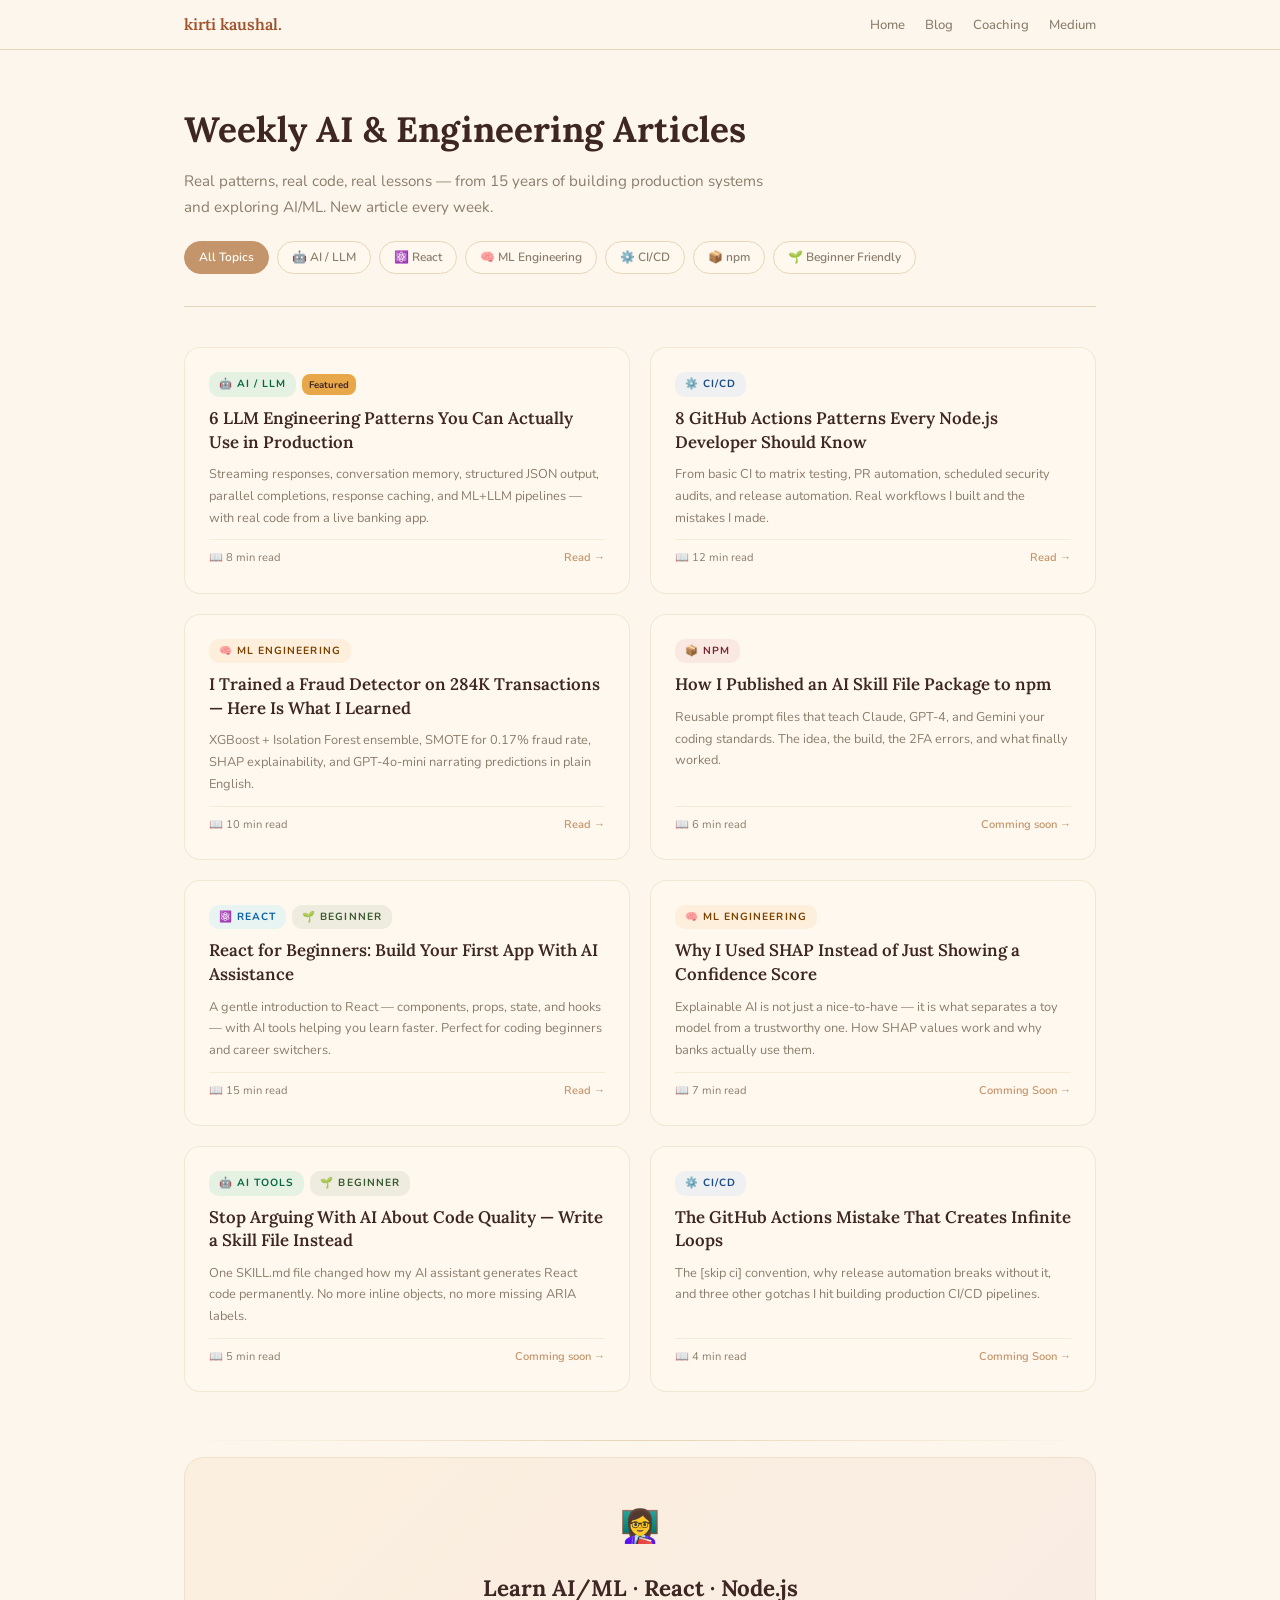
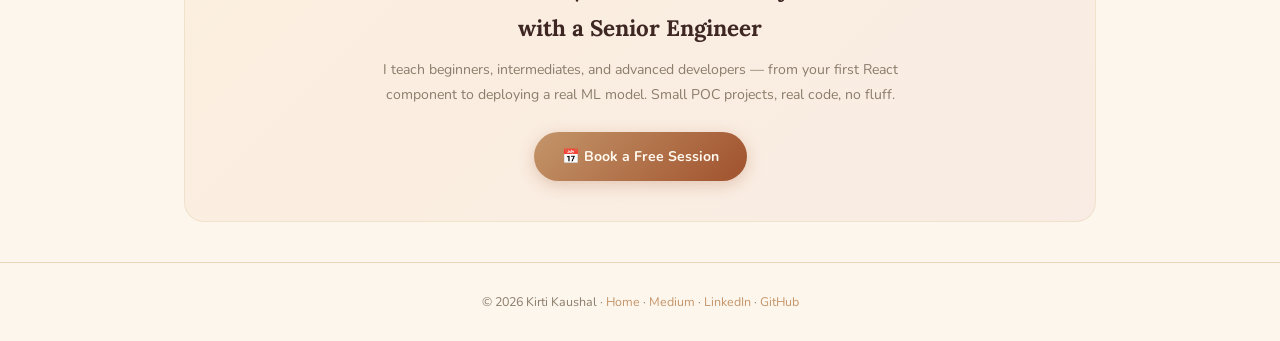
<file: blog/index.html>
<!DOCTYPE html>
<html lang="en">
<head>
  <meta charset="UTF-8">
  <meta name="viewport" content="width=device-width, initial-scale=1.0">
  <title>Blog — Kirti Kaushal | AI/ML Engineering · React · GitHub Actions</title>
  <meta name="description" content="Weekly articles on AI/ML engineering, React, LLM patterns, GitHub Actions, npm packages, and building in public. By Kirti Kaushal — Senior AI/ML Engineer.">
  <meta name="keywords" content="AI ML engineering, React tutorials, LLM patterns, GitHub Actions, npm packages, fraud detection, XGBoost, SHAP, GPT-4, Node.js, skillforge-ai">
  <meta name="author" content="Kirti Kaushal">
  <meta name="robots" content="index, follow">
  <link rel="canonical" href="https://kirti.github.io/blog/">

  <!-- Open Graph -->
  <meta property="og:title" content="Blog — Kirti Kaushal | AI/ML Engineering">
  <meta property="og:description" content="Weekly articles on AI/ML engineering, React, LLM patterns, and building in public.">
  <meta property="og:url" content="https://kirti.github.io/blog/">
  <meta property="og:type" content="website">
  <meta property="og:image" content="https://avatars.githubusercontent.com/u/119587?s=400">

  <!-- Twitter Card -->
  <meta name="twitter:card" content="summary">
  <meta name="twitter:title" content="Blog — Kirti Kaushal">
  <meta name="twitter:description" content="Weekly AI/ML engineering articles, React tutorials, LLM patterns.">

  <link rel="preconnect" href="https://fonts.googleapis.com">
  <link href="https://fonts.googleapis.com/css2?family=Lora:ital,wght@0,400;0,600;0,700;1,400&family=Nunito:wght@400;500;600;700&display=swap" rel="stylesheet">
  <style>
    :root{--cream:#FDF6EC;--latte:#E8D5B7;--caramel:#C4956A;--cinnamon:#A0522D;--espresso:#3E2723;--honey:#E8A849;--warm-gray:#8B7D6B;--rose:#C97B84;--soft-shadow:rgba(62,39,35,0.08);}
    *{margin:0;padding:0;box-sizing:border-box;}
    body{font-family:'Nunito',sans-serif;background:var(--cream);color:var(--espresso);line-height:1.8;}
    .container{max-width:960px;margin:0 auto;padding:0 24px;}

    nav{position:sticky;top:0;z-index:100;backdrop-filter:blur(20px);background:rgba(253,246,236,0.92);border-bottom:1px solid var(--latte);padding:10px 0;}
    nav .inner{display:flex;align-items:center;justify-content:space-between;}
    .nav-logo{font-family:'Lora',serif;font-size:1rem;font-weight:600;color:var(--cinnamon);text-decoration:none;}
    .nav-links{display:flex;gap:20px;list-style:none;}
    .nav-links a{text-decoration:none;color:var(--warm-gray);font-size:0.82rem;font-weight:500;transition:color .2s;}
    .nav-links a:hover{color:var(--cinnamon);}

    .blog-hero{padding:48px 0 32px;border-bottom:1px solid var(--latte);}
    .blog-hero h1{font-family:'Lora',serif;font-size:2.2rem;font-weight:700;color:var(--espresso);margin-bottom:8px;}
    .blog-hero p{font-size:0.95rem;color:var(--warm-gray);max-width:600px;line-height:1.7;}
    .topic-filters{display:flex;flex-wrap:wrap;gap:8px;margin-top:20px;}
    .filter-btn{font-size:0.75rem;font-weight:600;padding:5px 14px;border-radius:20px;border:1px solid var(--latte);background:rgba(255,249,240,0.8);color:var(--warm-gray);cursor:pointer;transition:all .2s;text-decoration:none;}
    .filter-btn:hover,.filter-btn.active{background:var(--caramel);color:white;border-color:var(--caramel);}

    .articles-grid{display:grid;grid-template-columns:1fr 1fr;gap:20px;padding:40px 0;}
    .article-card{background:rgba(255,249,240,0.9);border:1px solid rgba(232,213,183,0.5);border-radius:16px;padding:24px;text-decoration:none;display:flex;flex-direction:column;gap:10px;transition:all .25s;}
    .article-card:hover{transform:translateY(-3px);box-shadow:0 10px 30px var(--soft-shadow);border-color:var(--caramel);}
    .article-tag{display:inline-flex;align-items:center;gap:4px;font-size:0.65rem;font-weight:700;letter-spacing:0.1em;text-transform:uppercase;padding:3px 10px;border-radius:10px;width:fit-content;}
    .tag-ai{background:rgba(0,180,120,0.1);color:#0a6644;}
    .tag-react{background:rgba(97,218,251,0.15);color:#0a5fa6;}
    .tag-ci{background:rgba(88,166,255,0.1);color:#1a4a8a;}
    .tag-ml{background:rgba(232,168,73,0.12);color:#7a4200;}
    .tag-npm{background:rgba(201,123,132,0.12);color:#7a2535;}
    .tag-beginner{background:rgba(168,181,160,0.2);color:#3a5a30;}
    .article-title{font-family:'Lora',serif;font-size:1.05rem;font-weight:600;color:var(--espresso);line-height:1.4;}
    .article-desc{font-size:0.8rem;color:var(--warm-gray);line-height:1.7;flex:1;}
    .article-meta{display:flex;align-items:center;justify-content:space-between;font-size:0.7rem;color:var(--warm-gray);padding-top:8px;border-top:1px solid rgba(232,213,183,0.4);}
    .read-time{display:flex;align-items:center;gap:4px;}
    .article-arrow{color:var(--caramel);font-weight:600;}
    .featured-badge{font-size:0.6rem;background:var(--honey);color:var(--espresso);padding:2px 7px;border-radius:8px;font-weight:700;}

    .section-divider{border:none;height:1px;background:linear-gradient(90deg,transparent,var(--latte),transparent);margin:8px 0;}

    .teach-cta{background:linear-gradient(135deg,rgba(232,168,73,0.08),rgba(201,123,132,0.08));border:1px solid rgba(232,213,183,0.5);border-radius:20px;padding:40px;text-align:center;margin:16px 0 40px;}
    .teach-cta h3{font-family:'Lora',serif;font-size:1.4rem;color:var(--espresso);margin-bottom:10px;}
    .teach-cta p{font-size:0.88rem;color:var(--warm-gray);max-width:520px;margin:0 auto 24px;line-height:1.75;}
    .cta-btn{display:inline-flex;align-items:center;gap:8px;padding:12px 28px;background:linear-gradient(135deg,var(--caramel),var(--cinnamon));color:#fff9f0;font-weight:700;font-size:0.88rem;text-decoration:none;border-radius:30px;transition:all .3s;box-shadow:0 4px 16px rgba(160,82,45,0.25);}
    .cta-btn:hover{transform:translateY(-2px);box-shadow:0 8px 24px rgba(160,82,45,0.35);}

    footer{padding:28px 0;border-top:1px solid var(--latte);text-align:center;font-size:0.78rem;color:var(--warm-gray);}
    footer a{color:var(--caramel);text-decoration:none;}

    @media(max-width:680px){.articles-grid{grid-template-columns:1fr;}.blog-hero h1{font-size:1.6rem;}}
  </style>
</head>
<body>

<nav>
  <div class="container inner">
    <a href="/" class="nav-logo">kirti kaushal.</a>
    <ul class="nav-links">
      <li><a href="/">Home</a></li>
      <li><a href="/blog/">Blog</a></li>
      <li><a href="/#connect">Coaching</a></li>
      <li><a href="https://medium.com/@kirtikau" target="_blank">Medium</a></li>
    </ul>
  </div>
</nav>

<div class="container">
  <div class="blog-hero">
    <h1>Weekly AI & Engineering Articles</h1>
    <p>Real patterns, real code, real lessons — from 15 years of building production systems and exploring AI/ML. New article every week.</p>
    <div class="topic-filters">
      <a href="#all" class="filter-btn active">All Topics</a>
      <a href="#ai" class="filter-btn">🤖 AI / LLM</a>
      <a href="#react" class="filter-btn">⚛️ React</a>
      <a href="#ml" class="filter-btn">🧠 ML Engineering</a>
      <a href="#ci" class="filter-btn">⚙️ CI/CD</a>
      <a href="#npm" class="filter-btn">📦 npm</a>
      <a href="#beginner" class="filter-btn">🌱 Beginner Friendly</a>
    </div>
  </div>

  <div class="articles-grid">

    <a href="/blog/llm-patterns-production.html" class="article-card">
      <div style="display:flex;gap:6px;align-items:center;flex-wrap:wrap;">
        <span class="article-tag tag-ai">🤖 AI / LLM</span>
        <span class="featured-badge">Featured</span>
      </div>
      <div class="article-title">6 LLM Engineering Patterns You Can Actually Use in Production</div>
      <div class="article-desc">Streaming responses, conversation memory, structured JSON output, parallel completions, response caching, and ML+LLM pipelines — with real code from a live banking app.</div>
      <div class="article-meta">
        <span class="read-time">📖 8 min read</span>
        <span class="article-arrow">Read →</span>
      </div>
    </a>

    <a href="/blog/github-actions-node.html" class="article-card">
      <span class="article-tag tag-ci">⚙️ CI/CD</span>
      <div class="article-title">8 GitHub Actions Patterns Every Node.js Developer Should Know</div>
      <div class="article-desc">From basic CI to matrix testing, PR automation, scheduled security audits, and release automation. Real workflows I built and the mistakes I made.</div>
      <div class="article-meta">
        <span class="read-time">📖 12 min read</span>
        <span class="article-arrow">Read →</span>
      </div>
    </a>

    <a href="/blog/fraud-detection-ml.html" class="article-card">
      <span class="article-tag tag-ml">🧠 ML Engineering</span>
      <div class="article-title">I Trained a Fraud Detector on 284K Transactions — Here Is What I Learned</div>
      <div class="article-desc">XGBoost + Isolation Forest ensemble, SMOTE for 0.17% fraud rate, SHAP explainability, and GPT-4o-mini narrating predictions in plain English.</div>
      <div class="article-meta">
        <span class="read-time">📖 10 min read</span>
        <span class="article-arrow">Read →</span>
      </div>
    </a>

    <a href="#" class="article-card">
      <span class="article-tag tag-npm">📦 npm</span>
      <div class="article-title">How I Published an AI Skill File Package to npm</div>
      <div class="article-desc">Reusable prompt files that teach Claude, GPT-4, and Gemini your coding standards. The idea, the build, the 2FA errors, and what finally worked.</div>
      <div class="article-meta">
        <span class="read-time">📖 6 min read</span>
        <span class="article-arrow">Comming soon →</span>
      </div>
    </a>

    <a href="/blog/react-ai-beginners.html" class="article-card">
      <div style="display:flex;gap:6px;flex-wrap:wrap;">
        <span class="article-tag tag-react">⚛️ React</span>
        <span class="article-tag tag-beginner">🌱 Beginner</span>
      </div>
      <div class="article-title">React for Beginners: Build Your First App With AI Assistance</div>
      <div class="article-desc">A gentle introduction to React — components, props, state, and hooks — with AI tools helping you learn faster. Perfect for coding beginners and career switchers.</div>
      <div class="article-meta">
        <span class="read-time">📖 15 min read</span>
        <span class="article-arrow">Read →</span>
      </div>
    </a>

    <a href="#" class="article-card">
      <span class="article-tag tag-ml">🧠 ML Engineering</span>
      <div class="article-title">Why I Used SHAP Instead of Just Showing a Confidence Score</div>
      <div class="article-desc">Explainable AI is not just a nice-to-have — it is what separates a toy model from a trustworthy one. How SHAP values work and why banks actually use them.</div>
      <div class="article-meta">
        <span class="read-time">📖 7 min read</span>
        <span class="article-arrow">Comming Soon →</span>
      </div>
    </a>

    <a href="#" class="article-card">
      <div style="display:flex;gap:6px;flex-wrap:wrap;">
        <span class="article-tag tag-ai">🤖 AI Tools</span>
        <span class="article-tag tag-beginner">🌱 Beginner</span>
      </div>
      <div class="article-title">Stop Arguing With AI About Code Quality — Write a Skill File Instead</div>
      <div class="article-desc">One SKILL.md file changed how my AI assistant generates React code permanently. No more inline objects, no more missing ARIA labels.</div>
      <div class="article-meta">
        <span class="read-time">📖 5 min read</span>
        <span class="article-arrow">Comming soon →</span>
      </div>
    </a>

    <a href="#" class="article-card">
      <span class="article-tag tag-ci">⚙️ CI/CD</span>
      <div class="article-title">The GitHub Actions Mistake That Creates Infinite Loops</div>
      <div class="article-desc">The [skip ci] convention, why release automation breaks without it, and three other gotchas I hit building production CI/CD pipelines.</div>
      <div class="article-meta">
        <span class="read-time">📖 4 min read</span>
        <span class="article-arrow">Comming Soon →</span>
      </div>
    </a>

  </div>

  <hr class="section-divider">

  <div class="teach-cta">
    <div style="font-size:2rem;margin-bottom:12px;">👩‍🏫</div>
    <h3>Learn AI/ML · React · Node.js<br>with a Senior Engineer</h3>
    <p>I teach beginners, intermediates, and advanced developers — from your first React component to deploying a real ML model. Small POC projects, real code, no fluff.</p>
    <a href="mailto:kirtikau@gmail.com?subject=Coaching Session Request" class="cta-btn">📅 Book a Free Session</a>
  </div>

</div>

<footer>
  <p>© 2026 Kirti Kaushal · <a href="/">Home</a> · <a href="https://medium.com/@kirtikau" target="_blank">Medium</a> · <a href="https://www.linkedin.com/in/kirti3/" target="_blank">LinkedIn</a> · <a href="https://github.com/kirti" target="_blank">GitHub</a></p>
</footer>

</body>
</html>
</file>
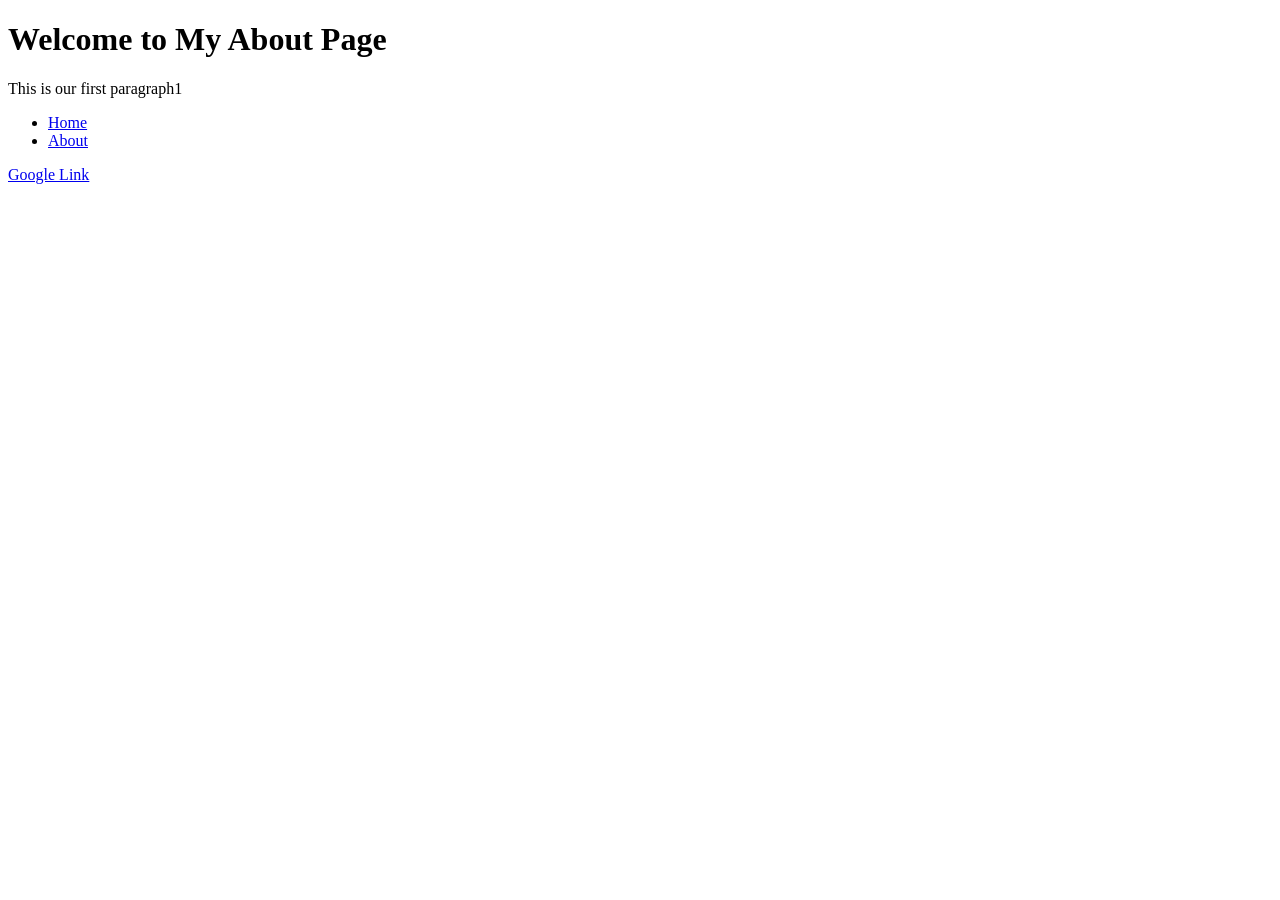
<file: about.html>
<!DOCTYPE html> 
<html lang="en-CA"> 
<head>     
  <meta charset="UTF-8">    
 <title>My First About Page</title> 
</head> 
<body>     
<!-- Your content goes here --> 

<h1>Welcome to My About Page </h1>
<p>This is our first paragraph1</p>
<ul>
    <li><a href="index.html">Home</a> </li>
    <li><a href="about.html">About</a> </li>
</ul>
<a href="https://google.com">Google Link</a>
</body>
</html>
</file>
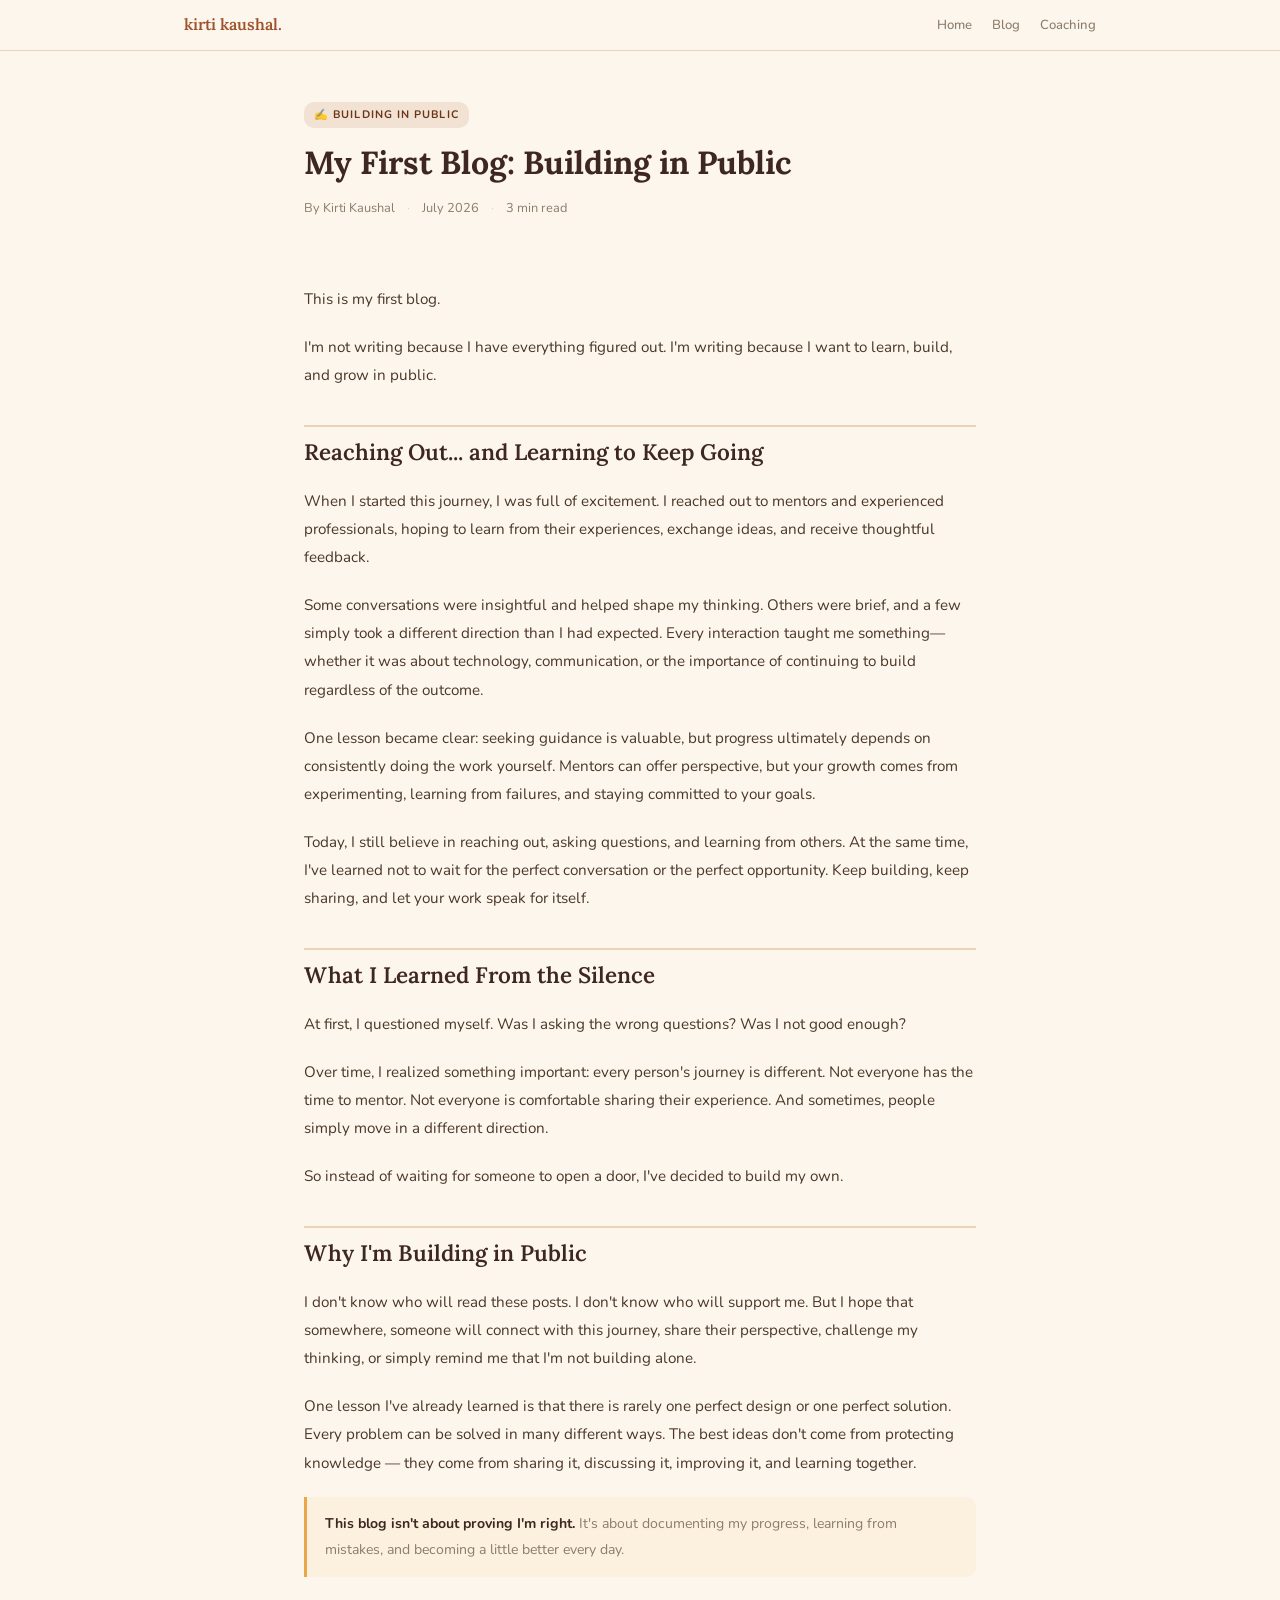
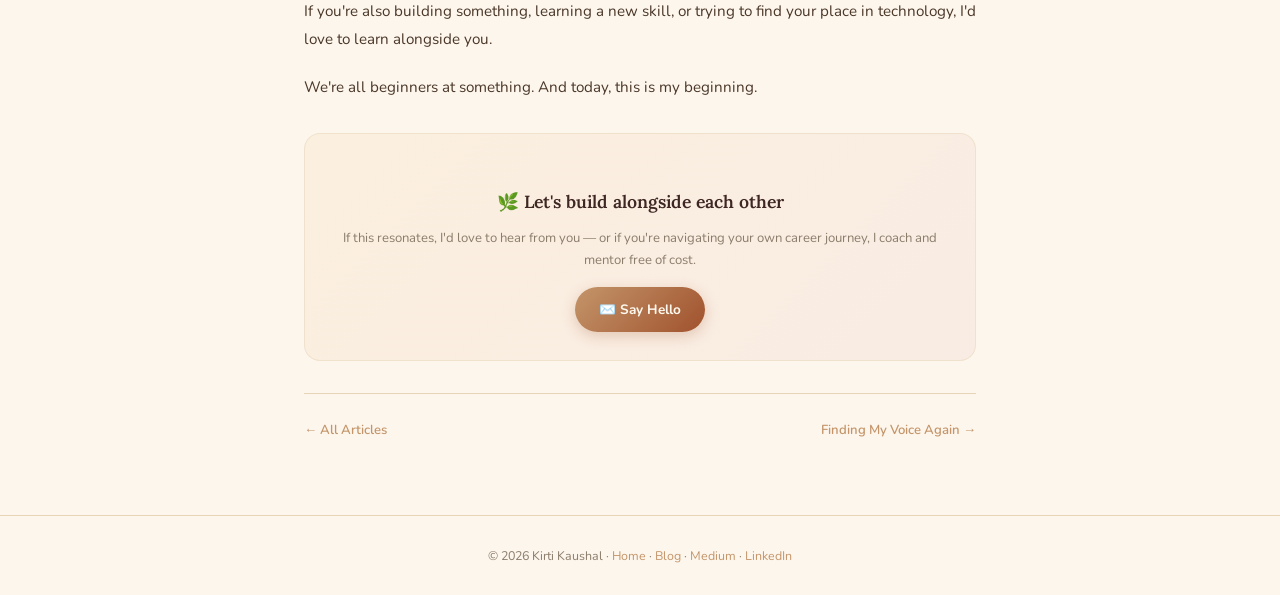
<file: blog/building-in-public.html>
<!DOCTYPE html>
<html lang="en">
<head>
  <meta charset="UTF-8">
  <meta name="viewport" content="width=device-width, initial-scale=1.0">
  <title>My First Blog: Building in Public | Kirti Kaushal</title>
  <meta name="description" content="I'm not writing because I have everything figured out. I'm writing because I want to learn, build, and grow in public — and I'd love for you to build alongside me.">
  <meta name="author" content="Kirti Kaushal">
  <meta name="robots" content="index, follow">
  <link rel="canonical" href="https://kirti.github.io/blog/building-in-public.html">
  <meta property="og:title" content="My First Blog: Building in Public">
  <meta property="og:description" content="I'm not writing because I have everything figured out. I'm writing because I want to learn, build, and grow in public.">
  <meta property="og:url" content="https://kirti.github.io/blog/building-in-public.html">
  <meta property="og:type" content="article">
  <meta property="article:author" content="Kirti Kaushal">
  <link rel="preconnect" href="https://fonts.googleapis.com">
  <link href="https://fonts.googleapis.com/css2?family=Lora:ital,wght@0,400;0,600;0,700;1,400&family=Nunito:wght@400;500;600;700&family=JetBrains+Mono:wght@400;500&display=swap" rel="stylesheet">
  <style>
    :root{--cream:#FDF6EC;--latte:#E8D5B7;--caramel:#C4956A;--cinnamon:#A0522D;--espresso:#3E2723;--honey:#E8A849;--warm-gray:#8B7D6B;--rose:#C97B84;--soft-shadow:rgba(62,39,35,0.08);}
    *{margin:0;padding:0;box-sizing:border-box;}
    body{font-family:'Nunito',sans-serif;background:var(--cream);color:var(--espresso);line-height:1.85;}
    .container{max-width:720px;margin:0 auto;padding:0 24px;}
    nav{position:sticky;top:0;z-index:100;backdrop-filter:blur(20px);background:rgba(253,246,236,0.92);border-bottom:1px solid var(--latte);padding:10px 0;}
    nav .inner{max-width:960px;margin:0 auto;padding:0 24px;display:flex;align-items:center;justify-content:space-between;}
    .nav-logo{font-family:'Lora',serif;font-size:1rem;font-weight:600;color:var(--cinnamon);text-decoration:none;}
    .nav-links{display:flex;gap:20px;list-style:none;}
    .nav-links a{text-decoration:none;color:var(--warm-gray);font-size:0.82rem;font-weight:500;transition:color .2s;}
    .nav-links a:hover{color:var(--cinnamon);}
    .article-header{padding:48px 0 32px;}
    .article-tag{display:inline-flex;align-items:center;gap:4px;font-size:0.68rem;font-weight:700;letter-spacing:0.1em;text-transform:uppercase;padding:3px 10px;border-radius:10px;margin-bottom:14px;}
    .tag-journey{background:rgba(160,82,45,0.12);color:#6b3617;}
    .tag-women{background:rgba(155,89,182,0.12);color:#6a3d8f;}
    .article-header h1{font-family:'Lora',serif;font-size:2rem;font-weight:700;color:var(--espresso);line-height:1.3;margin-bottom:14px;}
    .article-byline{font-size:0.8rem;color:var(--warm-gray);display:flex;align-items:center;gap:12px;flex-wrap:wrap;}
    .byline-divider{color:var(--latte);}
    .article-body{padding:32px 0 48px;}
    .article-body p{margin-bottom:20px;font-size:0.95rem;color:#4a3728;}
    .article-body h2{font-family:'Lora',serif;font-size:1.4rem;font-weight:600;color:var(--espresso);margin:36px 0 14px;padding-top:4px;border-top:2px solid var(--latte);}
    .article-body h3{font-family:'Lora',serif;font-size:1.1rem;font-weight:600;color:var(--cinnamon);margin:24px 0 10px;}
    .article-body strong{color:var(--espresso);}
    .callout{background:rgba(232,168,73,0.08);border-left:3px solid var(--honey);border-radius:0 10px 10px 0;padding:14px 18px;margin:20px 0;font-size:0.88rem;color:var(--warm-gray);}
    .callout strong{color:var(--espresso);}
    .book-session{background:linear-gradient(135deg,rgba(232,168,73,0.08),rgba(201,123,132,0.08));border:1px solid rgba(232,213,183,0.5);border-radius:16px;padding:28px;text-align:center;margin:32px 0;}
    .book-session h3{font-family:'Lora',serif;font-size:1.1rem;color:var(--espresso);margin-bottom:8px;}
    .book-session p{font-size:0.82rem;color:var(--warm-gray);margin-bottom:16px;line-height:1.7;}
    .btn-book{display:inline-flex;align-items:center;gap:8px;padding:10px 24px;background:linear-gradient(135deg,var(--caramel),var(--cinnamon));color:#fff9f0;font-weight:700;font-size:0.85rem;text-decoration:none;border-radius:30px;transition:all .3s;box-shadow:0 4px 14px rgba(160,82,45,0.25);}
    .btn-book:hover{transform:translateY(-2px);box-shadow:0 8px 24px rgba(160,82,45,0.35);}
    .article-nav{display:flex;justify-content:space-between;padding:24px 0;border-top:1px solid var(--latte);margin-top:16px;gap:12px;}
    .nav-link{font-size:0.82rem;color:var(--caramel);text-decoration:none;font-weight:600;}
    .nav-link:hover{color:var(--cinnamon);}
    footer{padding:28px 0;border-top:1px solid var(--latte);text-align:center;font-size:0.78rem;color:var(--warm-gray);}
    footer a{color:var(--caramel);text-decoration:none;}
  </style>
  <script type="application/ld+json">
  {"@context":"https://schema.org","@type":"Article","headline":"My First Blog: Building in Public","author":{"@type":"Person","name":"Kirti Kaushal","url":"https://kirti.github.io"},"datePublished":"2026-07-11","description":"I'm not writing because I have everything figured out. I'm writing because I want to learn, build, and grow in public."}
  </script>
</head>
<body>
<nav>
  <div class="inner">
    <a href="/" class="nav-logo">kirti kaushal.</a>
    <ul class="nav-links">
      <li><a href="/">Home</a></li>
      <li><a href="/blog/">Blog</a></li>
      <li><a href="/#connect">Coaching</a></li>
    </ul>
  </div>
</nav>
<div class="container">
  <div class="article-header">
    <div class="article-tag tag-journey">✍️ Building in Public</div>
    <h1>My First Blog: Building in Public</h1>
    <div class="article-byline">
      <span>By Kirti Kaushal</span>
      <span class="byline-divider">·</span>
      <span>July 2026</span>
      <span class="byline-divider">·</span>
      <span>3 min read</span>
    </div>
  </div>
  <div class="article-body">

    <p>This is my first blog.</p>
    <p>I'm not writing because I have everything figured out. I'm writing because I want to learn, build, and grow in public.</p>
 <h2> Reaching Out... and Learning to Keep Going</h2>

<p>When I started this journey, I was full of excitement. I reached out to mentors and experienced professionals, hoping to learn from their experiences, exchange ideas, and receive thoughtful feedback.</p>

<p>Some conversations were insightful and helped shape my thinking. Others were brief, and a few simply took a different direction than I had expected. Every interaction taught me something—whether it was about technology, communication, or the importance of continuing to build regardless of the outcome.</p>

<p>One lesson became clear: seeking guidance is valuable, but progress ultimately depends on consistently doing the work yourself. Mentors can offer perspective, but your growth comes from experimenting, learning from failures, and staying committed to your goals.</p>

<p>Today, I still believe in reaching out, asking questions, and learning from others. At the same time, I've learned not to wait for the perfect conversation or the perfect opportunity. Keep building, keep sharing, and let your work speak for itself.</p>


    <h2>What I Learned From the Silence</h2>
    <p>At first, I questioned myself. Was I asking the wrong questions? Was I not good enough?</p>
    <p>Over time, I realized something important: every person's journey is different. Not everyone has the time to mentor. Not everyone is comfortable sharing their experience. And sometimes, people simply move in a different direction.</p>
    <p>So instead of waiting for someone to open a door, I've decided to build my own.</p>

    <h2>Why I'm Building in Public</h2>
    <p>I don't know who will read these posts. I don't know who will support me. But I hope that somewhere, someone will connect with this journey, share their perspective, challenge my thinking, or simply remind me that I'm not building alone.</p>
    <p>One lesson I've already learned is that there is rarely one perfect design or one perfect solution. Every problem can be solved in many different ways. The best ideas don't come from protecting knowledge — they come from sharing it, discussing it, improving it, and learning together.</p>

    <div class="callout"><strong>This blog isn't about proving I'm right.</strong> It's about documenting my progress, learning from mistakes, and becoming a little better every day.</div>

    <p>If you're also building something, learning a new skill, or trying to find your place in technology, I'd love to learn alongside you.</p>
    <p>We're all beginners at something. And today, this is my beginning.</p>

    <div class="book-session">
      <h3>🌿 Let's build alongside each other</h3>
      <p>If this resonates, I'd love to hear from you — or if you're navigating your own career journey, I coach and mentor free of cost.</p>
      <a href="mailto:kirtikau@gmail.com?subject=Building in Public - Say Hello" class="btn-book">✉️ Say Hello</a>
    </div>
    <div class="article-nav">
      <a href="/blog/" class="nav-link">← All Articles</a>
      <a href="/blog/finding-my-voice.html" class="nav-link">Finding My Voice Again →</a>
    </div>
  </div>
</div>
<footer>
  <p>© 2026 Kirti Kaushal · <a href="/">Home</a> · <a href="/blog/">Blog</a> · <a href="https://medium.com/@kirtikau" target="_blank">Medium</a> · <a href="https://www.linkedin.com/in/kirti3/" target="_blank">LinkedIn</a></p>
</footer>
</body>
</html>
</file>
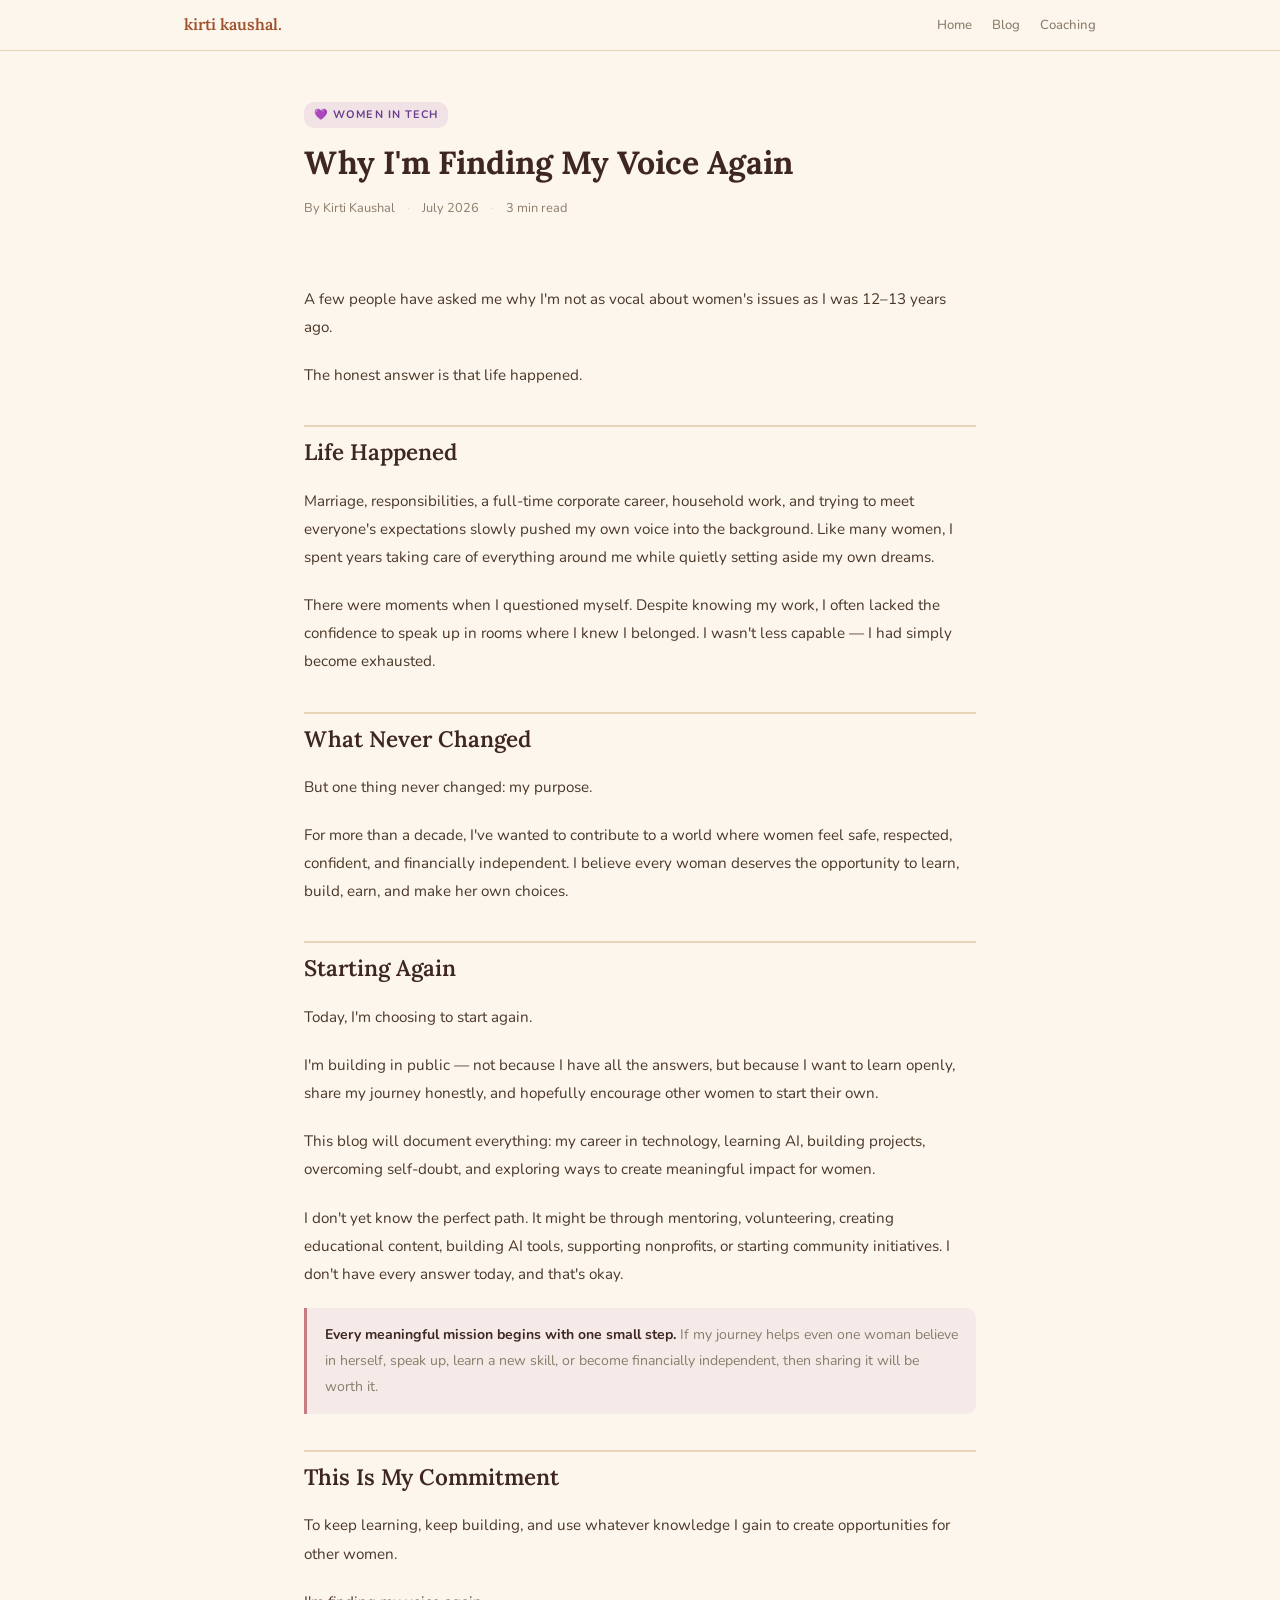
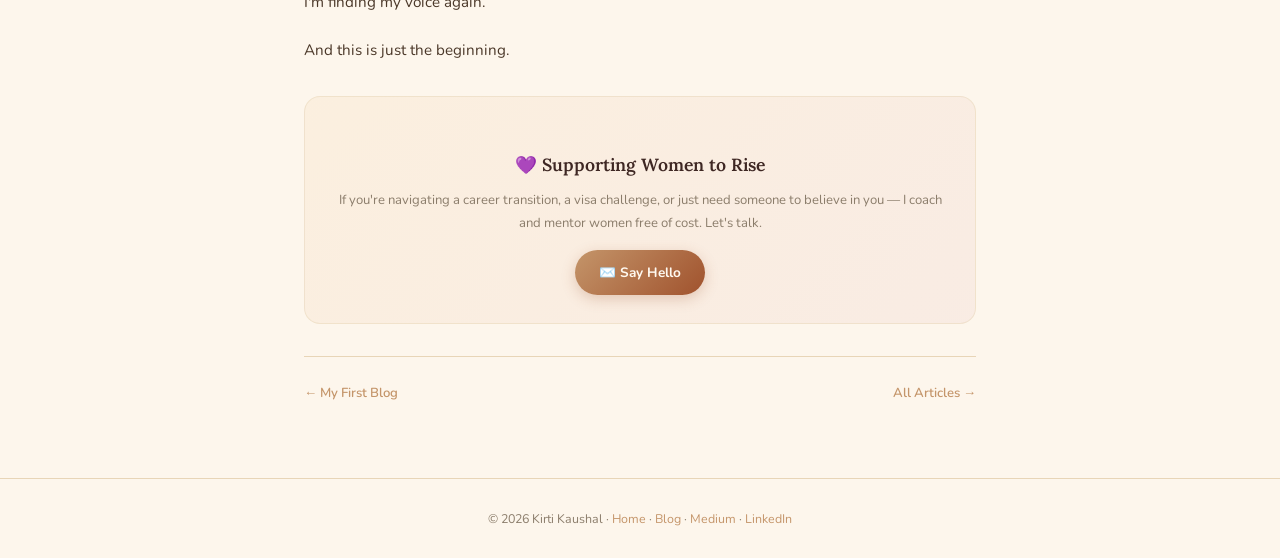
<file: blog/finding-my-voice.html>
<!DOCTYPE html>
<html lang="en">
<head>
  <meta charset="UTF-8">
  <meta name="viewport" content="width=device-width, initial-scale=1.0">
  <title>Why I'm Finding My Voice Again | Kirti Kaushal</title>
  <meta name="description" content="A few people have asked me why I'm not as vocal about women's issues as I was 12-13 years ago. The honest answer is that life happened. Today, I'm choosing to start again.">
  <meta name="author" content="Kirti Kaushal">
  <meta name="robots" content="index, follow">
  <link rel="canonical" href="https://kirti.github.io/blog/finding-my-voice.html">
  <meta property="og:title" content="Why I'm Finding My Voice Again">
  <meta property="og:description" content="For more than a decade, I've wanted to contribute to a world where women feel safe, respected, confident, and financially independent. Today, I'm choosing to start again.">
  <meta property="og:url" content="https://kirti.github.io/blog/finding-my-voice.html">
  <meta property="og:type" content="article">
  <meta property="article:author" content="Kirti Kaushal">
  <link rel="preconnect" href="https://fonts.googleapis.com">
  <link href="https://fonts.googleapis.com/css2?family=Lora:ital,wght@0,400;0,600;0,700;1,400&family=Nunito:wght@400;500;600;700&family=JetBrains+Mono:wght@400;500&display=swap" rel="stylesheet">
  <style>
    :root{--cream:#FDF6EC;--latte:#E8D5B7;--caramel:#C4956A;--cinnamon:#A0522D;--espresso:#3E2723;--honey:#E8A849;--warm-gray:#8B7D6B;--rose:#C97B84;--soft-shadow:rgba(62,39,35,0.08);}
    *{margin:0;padding:0;box-sizing:border-box;}
    body{font-family:'Nunito',sans-serif;background:var(--cream);color:var(--espresso);line-height:1.85;}
    .container{max-width:720px;margin:0 auto;padding:0 24px;}
    nav{position:sticky;top:0;z-index:100;backdrop-filter:blur(20px);background:rgba(253,246,236,0.92);border-bottom:1px solid var(--latte);padding:10px 0;}
    nav .inner{max-width:960px;margin:0 auto;padding:0 24px;display:flex;align-items:center;justify-content:space-between;}
    .nav-logo{font-family:'Lora',serif;font-size:1rem;font-weight:600;color:var(--cinnamon);text-decoration:none;}
    .nav-links{display:flex;gap:20px;list-style:none;}
    .nav-links a{text-decoration:none;color:var(--warm-gray);font-size:0.82rem;font-weight:500;transition:color .2s;}
    .nav-links a:hover{color:var(--cinnamon);}
    .article-header{padding:48px 0 32px;}
    .article-tag{display:inline-flex;align-items:center;gap:4px;font-size:0.68rem;font-weight:700;letter-spacing:0.1em;text-transform:uppercase;padding:3px 10px;border-radius:10px;margin-bottom:14px;}
    .tag-journey{background:rgba(160,82,45,0.12);color:#6b3617;}
    .tag-women{background:rgba(155,89,182,0.12);color:#6a3d8f;}
    .article-header h1{font-family:'Lora',serif;font-size:2rem;font-weight:700;color:var(--espresso);line-height:1.3;margin-bottom:14px;}
    .article-byline{font-size:0.8rem;color:var(--warm-gray);display:flex;align-items:center;gap:12px;flex-wrap:wrap;}
    .byline-divider{color:var(--latte);}
    .article-body{padding:32px 0 48px;}
    .article-body p{margin-bottom:20px;font-size:0.95rem;color:#4a3728;}
    .article-body h2{font-family:'Lora',serif;font-size:1.4rem;font-weight:600;color:var(--espresso);margin:36px 0 14px;padding-top:4px;border-top:2px solid var(--latte);}
    .article-body h3{font-family:'Lora',serif;font-size:1.1rem;font-weight:600;color:var(--cinnamon);margin:24px 0 10px;}
    .article-body strong{color:var(--espresso);}
    .callout{background:rgba(155,89,182,0.08);border-left:3px solid var(--rose);border-radius:0 10px 10px 0;padding:14px 18px;margin:20px 0;font-size:0.88rem;color:var(--warm-gray);}
    .callout strong{color:var(--espresso);}
    .book-session{background:linear-gradient(135deg,rgba(232,168,73,0.08),rgba(201,123,132,0.08));border:1px solid rgba(232,213,183,0.5);border-radius:16px;padding:28px;text-align:center;margin:32px 0;}
    .book-session h3{font-family:'Lora',serif;font-size:1.1rem;color:var(--espresso);margin-bottom:8px;}
    .book-session p{font-size:0.82rem;color:var(--warm-gray);margin-bottom:16px;line-height:1.7;}
    .btn-book{display:inline-flex;align-items:center;gap:8px;padding:10px 24px;background:linear-gradient(135deg,var(--caramel),var(--cinnamon));color:#fff9f0;font-weight:700;font-size:0.85rem;text-decoration:none;border-radius:30px;transition:all .3s;box-shadow:0 4px 14px rgba(160,82,45,0.25);}
    .btn-book:hover{transform:translateY(-2px);box-shadow:0 8px 24px rgba(160,82,45,0.35);}
    .article-nav{display:flex;justify-content:space-between;padding:24px 0;border-top:1px solid var(--latte);margin-top:16px;gap:12px;}
    .nav-link{font-size:0.82rem;color:var(--caramel);text-decoration:none;font-weight:600;}
    .nav-link:hover{color:var(--cinnamon);}
    footer{padding:28px 0;border-top:1px solid var(--latte);text-align:center;font-size:0.78rem;color:var(--warm-gray);}
    footer a{color:var(--caramel);text-decoration:none;}
  </style>
  <script type="application/ld+json">
  {"@context":"https://schema.org","@type":"Article","headline":"Why I'm Finding My Voice Again","author":{"@type":"Person","name":"Kirti Kaushal","url":"https://kirti.github.io"},"datePublished":"2026-07-11","description":"A few people have asked me why I'm not as vocal about women's issues as I was 12-13 years ago. Today, I'm choosing to start again."}
  </script>
</head>
<body>
<nav>
  <div class="inner">
    <a href="/" class="nav-logo">kirti kaushal.</a>
    <ul class="nav-links">
      <li><a href="/">Home</a></li>
      <li><a href="/blog/">Blog</a></li>
      <li><a href="/#connect">Coaching</a></li>
    </ul>
  </div>
</nav>
<div class="container">
  <div class="article-header">
    <div class="article-tag tag-women">💜 Women in Tech</div>
    <h1>Why I'm Finding My Voice Again</h1>
    <div class="article-byline">
      <span>By Kirti Kaushal</span>
      <span class="byline-divider">·</span>
      <span>July 2026</span>
      <span class="byline-divider">·</span>
      <span>3 min read</span>
    </div>
  </div>
  <div class="article-body">

    <p>A few people have asked me why I'm not as vocal about women's issues as I was 12–13 years ago.</p>
    <p>The honest answer is that life happened.</p>

    <h2>Life Happened</h2>
    <p>Marriage, responsibilities, a full-time corporate career, household work, and trying to meet everyone's expectations slowly pushed my own voice into the background. Like many women, I spent years taking care of everything around me while quietly setting aside my own dreams.</p>
    <p>There were moments when I questioned myself. Despite knowing my work, I often lacked the confidence to speak up in rooms where I knew I belonged. I wasn't less capable — I had simply become exhausted.</p>

    <h2>What Never Changed</h2>
    <p>But one thing never changed: my purpose.</p>
    <p>For more than a decade, I've wanted to contribute to a world where women feel safe, respected, confident, and financially independent. I believe every woman deserves the opportunity to learn, build, earn, and make her own choices.</p>

    <h2>Starting Again</h2>
    <p>Today, I'm choosing to start again.</p>
    <p>I'm building in public — not because I have all the answers, but because I want to learn openly, share my journey honestly, and hopefully encourage other women to start their own.</p>
    <p>This blog will document everything: my career in technology, learning AI, building projects, overcoming self-doubt, and exploring ways to create meaningful impact for women.</p>
    <p>I don't yet know the perfect path. It might be through mentoring, volunteering, creating educational content, building AI tools, supporting nonprofits, or starting community initiatives. I don't have every answer today, and that's okay.</p>

    <div class="callout"><strong>Every meaningful mission begins with one small step.</strong> If my journey helps even one woman believe in herself, speak up, learn a new skill, or become financially independent, then sharing it will be worth it.</div>

    <h2>This Is My Commitment</h2>
    <p>To keep learning, keep building, and use whatever knowledge I gain to create opportunities for other women.</p>
    <p>I'm finding my voice again.</p>
    <p>And this is just the beginning.</p>

    <div class="book-session">
      <h3>💜 Supporting Women to Rise</h3>
      <p>If you're navigating a career transition, a visa challenge, or just need someone to believe in you — I coach and mentor women free of cost. Let's talk.</p>
      <a href="mailto:kirtikau@gmail.com?subject=Say Hello - Women in Tech" class="btn-book">✉️ Say Hello</a>
    </div>
    <div class="article-nav">
      <a href="/blog/building-in-public.html" class="nav-link">← My First Blog</a>
      <a href="/blog/" class="nav-link">All Articles →</a>
    </div>
  </div>
</div>
<footer>
  <p>© 2026 Kirti Kaushal · <a href="/">Home</a> · <a href="/blog/">Blog</a> · <a href="https://medium.com/@kirtikau" target="_blank">Medium</a> · <a href="https://www.linkedin.com/in/kirti3/" target="_blank">LinkedIn</a></p>
</footer>
</body>
</html>
</file>
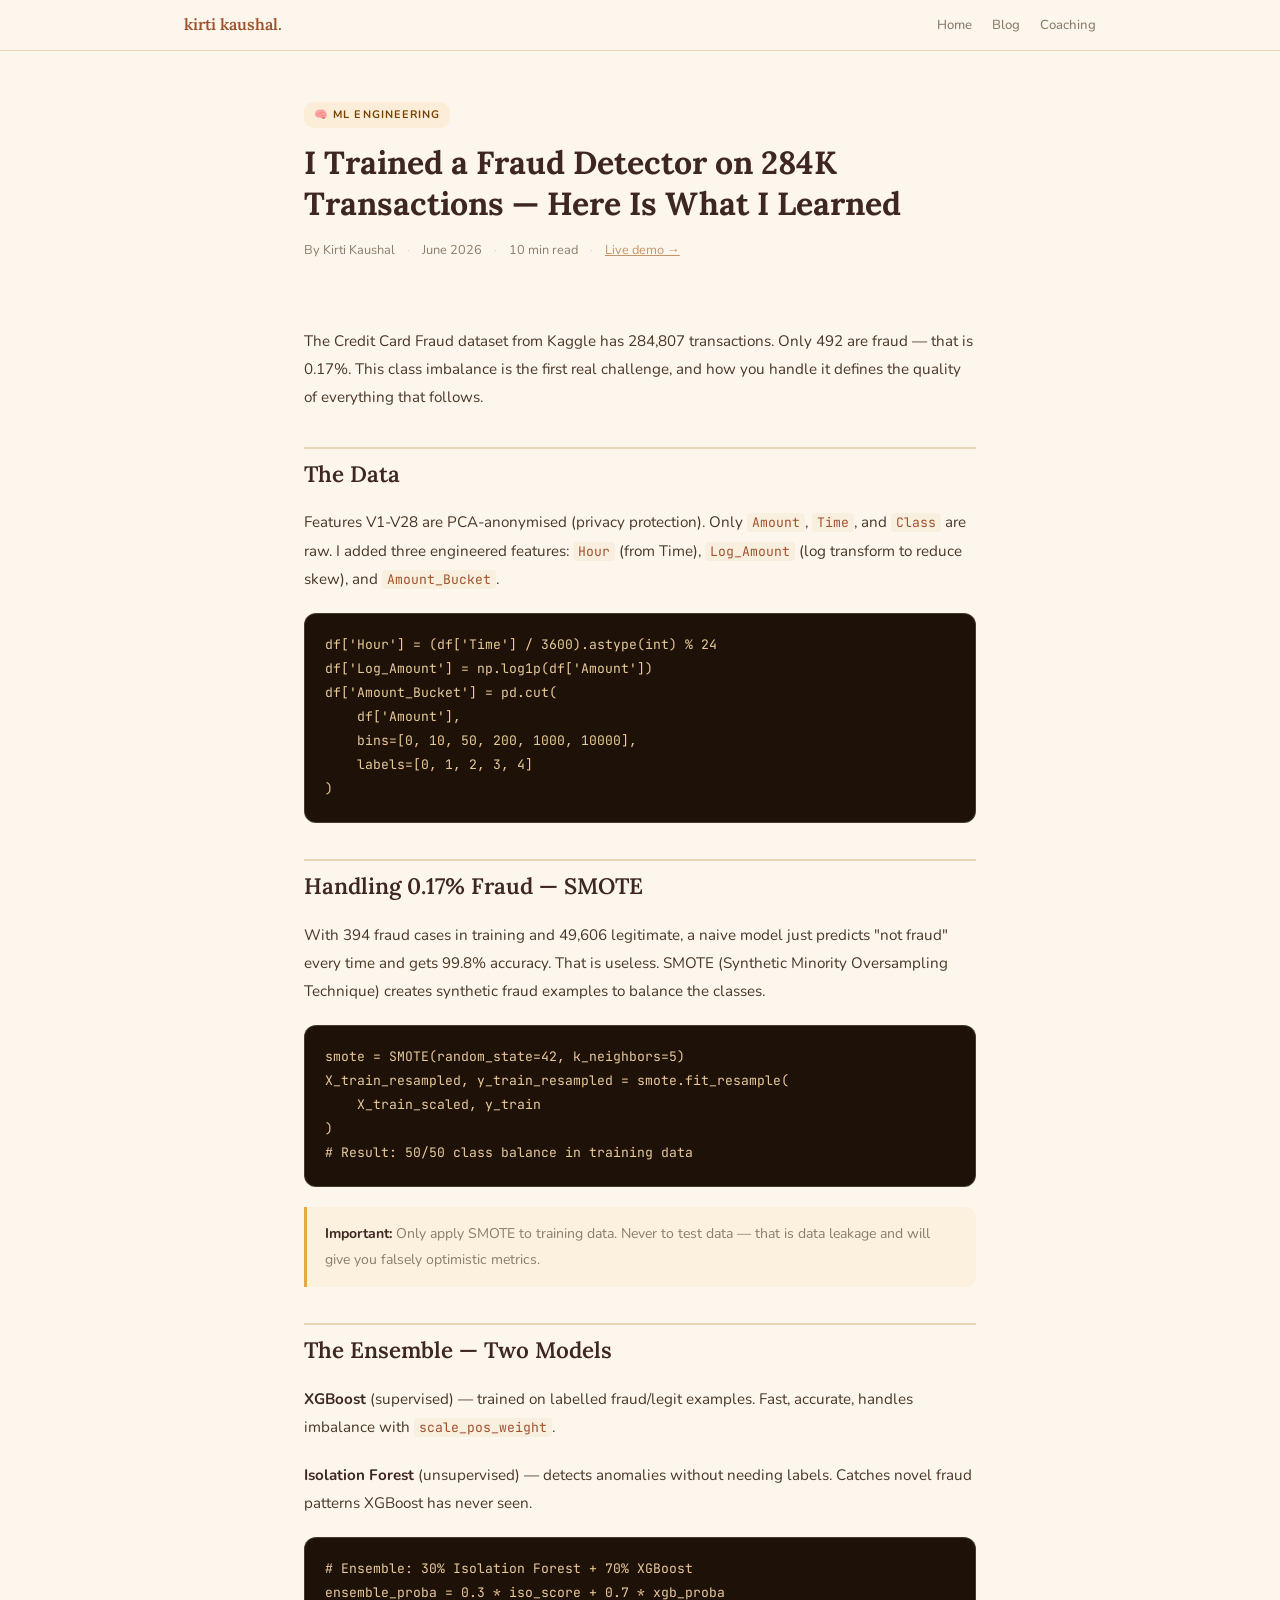
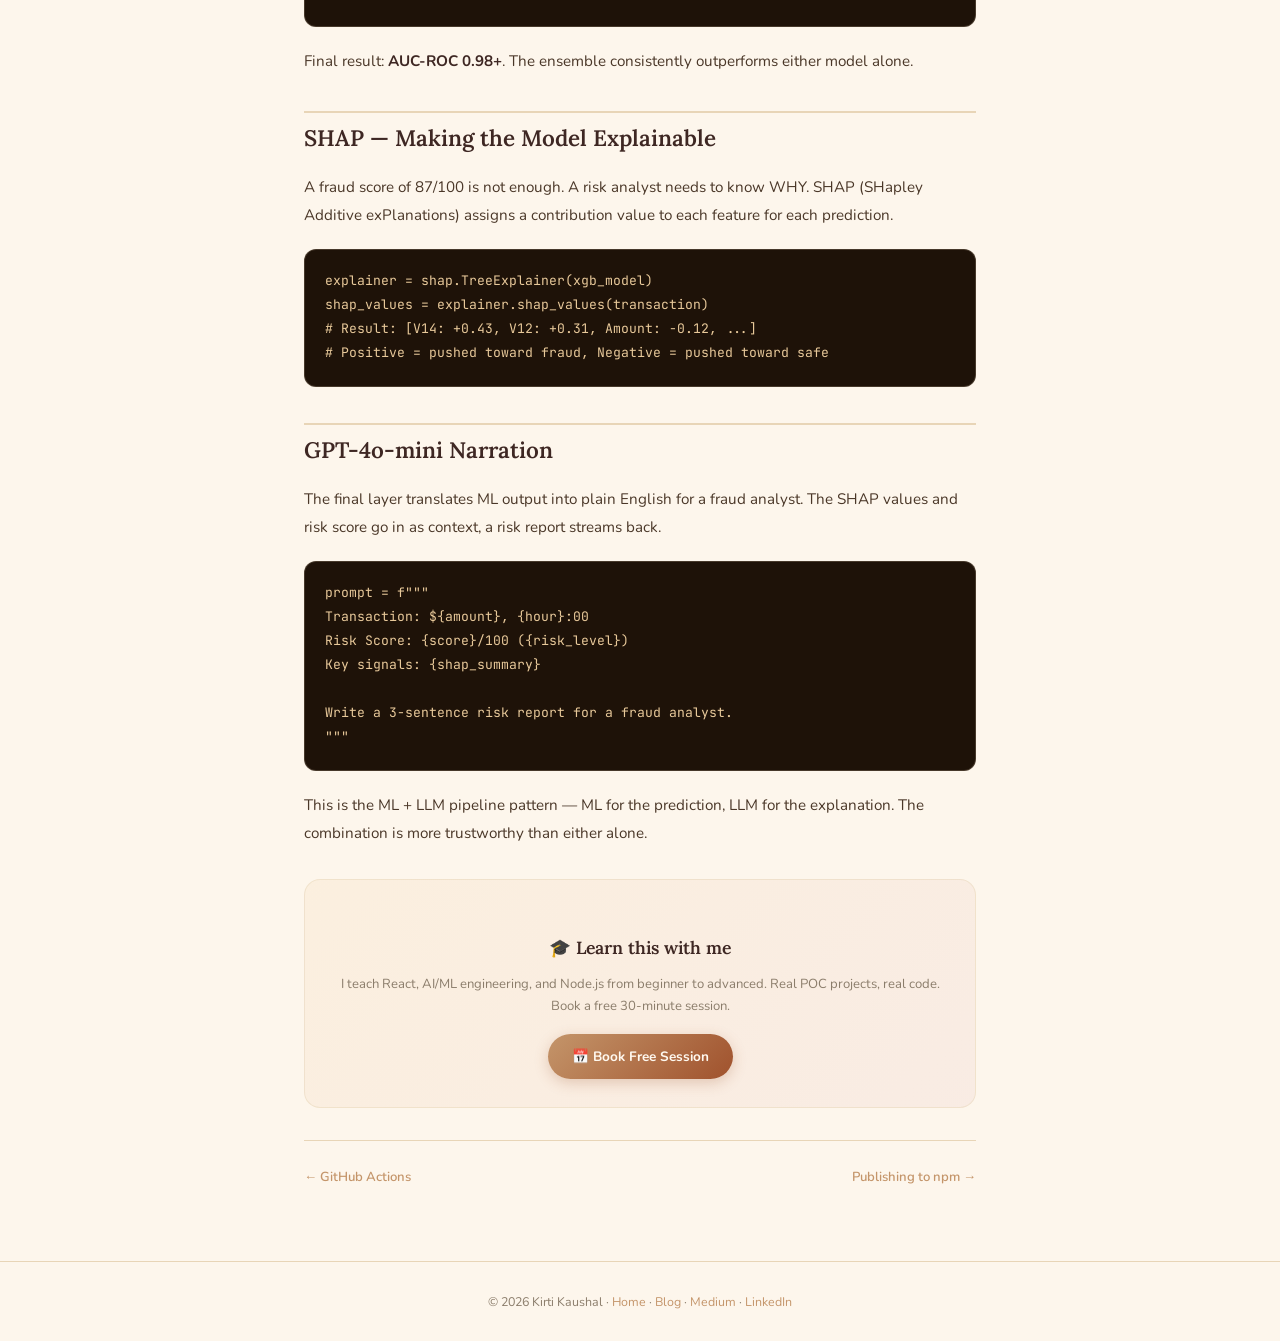
<file: blog/fraud-detection-ml.html>
<!DOCTYPE html>
<html lang="en">
<head>
  <meta charset="UTF-8">
  <meta name="viewport" content="width=device-width, initial-scale=1.0">
  <title>I Trained a Fraud Detector on 284K Transactions — Here Is What I Learned | Kirti Kaushal</title>
  <meta name="description" content="XGBoost + Isolation Forest ensemble, SMOTE for class imbalance, SHAP explainability, and GPT-4o-mini streaming risk narration.">
  <meta name="author" content="Kirti Kaushal">
  <meta name="robots" content="index, follow">
  <link rel="canonical" href="https://kirti.github.io/blog/fraud-detection-ml.html">
  <meta property="og:title" content="I Trained a Fraud Detector on 284K Transactions — Here Is What I Learned">
  <meta property="og:description" content="XGBoost + Isolation Forest ensemble, SMOTE for class imbalance, SHAP explainability, and GPT-4o-mini streaming risk narration.">
  <meta property="og:url" content="https://kirti.github.io/blog/fraud-detection-ml.html">
  <meta property="og:type" content="article">
  <meta property="article:author" content="Kirti Kaushal">
  <link rel="preconnect" href="https://fonts.googleapis.com">
  <link href="https://fonts.googleapis.com/css2?family=Lora:ital,wght@0,400;0,600;0,700;1,400&family=Nunito:wght@400;500;600;700&family=JetBrains+Mono:wght@400;500&display=swap" rel="stylesheet">
  <style>
    :root{--cream:#FDF6EC;--latte:#E8D5B7;--caramel:#C4956A;--cinnamon:#A0522D;--espresso:#3E2723;--honey:#E8A849;--warm-gray:#8B7D6B;--rose:#C97B84;--soft-shadow:rgba(62,39,35,0.08);}
    *{margin:0;padding:0;box-sizing:border-box;}
    body{font-family:'Nunito',sans-serif;background:var(--cream);color:var(--espresso);line-height:1.85;}
    .container{max-width:720px;margin:0 auto;padding:0 24px;}
    nav{position:sticky;top:0;z-index:100;backdrop-filter:blur(20px);background:rgba(253,246,236,0.92);border-bottom:1px solid var(--latte);padding:10px 0;}
    nav .inner{max-width:960px;margin:0 auto;padding:0 24px;display:flex;align-items:center;justify-content:space-between;}
    .nav-logo{font-family:'Lora',serif;font-size:1rem;font-weight:600;color:var(--cinnamon);text-decoration:none;}
    .nav-links{display:flex;gap:20px;list-style:none;}
    .nav-links a{text-decoration:none;color:var(--warm-gray);font-size:0.82rem;font-weight:500;transition:color .2s;}
    .nav-links a:hover{color:var(--cinnamon);}
    .article-header{padding:48px 0 32px;}
    .article-tag{display:inline-flex;align-items:center;gap:4px;font-size:0.68rem;font-weight:700;letter-spacing:0.1em;text-transform:uppercase;padding:3px 10px;border-radius:10px;margin-bottom:14px;}
    .tag-ci{background:rgba(88,166,255,0.1);color:#1a4a8a;}
    .tag-ml{background:rgba(232,168,73,0.12);color:#7a4200;}
    .tag-npm{background:rgba(201,123,132,0.12);color:#7a2535;}
    .tag-ai{background:rgba(0,180,120,0.1);color:#0a6644;}
    .tag-beginner{background:rgba(168,181,160,0.2);color:#3a5a30;}
    .tag-react{background:rgba(97,218,251,0.15);color:#0a5fa6;}
    .article-header h1{font-family:'Lora',serif;font-size:2rem;font-weight:700;color:var(--espresso);line-height:1.3;margin-bottom:14px;}
    .article-byline{font-size:0.8rem;color:var(--warm-gray);display:flex;align-items:center;gap:12px;flex-wrap:wrap;}
    .byline-divider{color:var(--latte);}
    .article-body{padding:32px 0 48px;}
    .article-body p{margin-bottom:20px;font-size:0.95rem;color:#4a3728;}
    .article-body h2{font-family:'Lora',serif;font-size:1.4rem;font-weight:600;color:var(--espresso);margin:36px 0 14px;padding-top:4px;border-top:2px solid var(--latte);}
    .article-body h3{font-family:'Lora',serif;font-size:1.1rem;font-weight:600;color:var(--cinnamon);margin:24px 0 10px;}
    .article-body ul,ol{margin:0 0 20px 24px;}
    .article-body li{font-size:0.92rem;color:#4a3728;margin-bottom:6px;}
    .article-body strong{color:var(--espresso);}
    pre{background:#1e1208;border-radius:12px;padding:20px;margin:20px 0;overflow-x:auto;border:1px solid rgba(232,213,183,0.2);}
    code{font-family:'JetBrains Mono',monospace;font-size:0.82rem;color:#e8c99a;line-height:1.7;}
    p code,li code{background:rgba(232,213,183,0.25);color:var(--cinnamon);padding:1px 5px;border-radius:4px;font-size:0.82rem;}
    .callout{background:rgba(232,168,73,0.08);border-left:3px solid var(--honey);border-radius:0 10px 10px 0;padding:14px 18px;margin:20px 0;font-size:0.88rem;color:var(--warm-gray);}
    .callout strong{color:var(--espresso);}
    .book-session{background:linear-gradient(135deg,rgba(232,168,73,0.08),rgba(201,123,132,0.08));border:1px solid rgba(232,213,183,0.5);border-radius:16px;padding:28px;text-align:center;margin:32px 0;}
    .book-session h3{font-family:'Lora',serif;font-size:1.1rem;color:var(--espresso);margin-bottom:8px;}
    .book-session p{font-size:0.82rem;color:var(--warm-gray);margin-bottom:16px;line-height:1.7;}
    .btn-book{display:inline-flex;align-items:center;gap:8px;padding:10px 24px;background:linear-gradient(135deg,var(--caramel),var(--cinnamon));color:#fff9f0;font-weight:700;font-size:0.85rem;text-decoration:none;border-radius:30px;transition:all .3s;box-shadow:0 4px 14px rgba(160,82,45,0.25);}
    .btn-book:hover{transform:translateY(-2px);box-shadow:0 8px 24px rgba(160,82,45,0.35);}
    .article-nav{display:flex;justify-content:space-between;padding:24px 0;border-top:1px solid var(--latte);margin-top:16px;gap:12px;}
    .nav-link{font-size:0.82rem;color:var(--caramel);text-decoration:none;font-weight:600;}
    .nav-link:hover{color:var(--cinnamon);}
    footer{padding:28px 0;border-top:1px solid var(--latte);text-align:center;font-size:0.78rem;color:var(--warm-gray);}
    footer a{color:var(--caramel);text-decoration:none;}
  </style>
  <script type="application/ld+json">
  {"@context":"https://schema.org","@type":"Article","headline":"I Trained a Fraud Detector on 284K Transactions — Here Is What I Learned","author":{"@type":"Person","name":"Kirti Kaushal","url":"https://kirti.github.io"},"datePublished":"2026-06-01","description":"XGBoost + Isolation Forest ensemble, SMOTE for class imbalance, SHAP explainability, and GPT-4o-mini streaming risk narration."}
  </script>
</head>
<body>
<nav>
  <div class="inner">
    <a href="/" class="nav-logo">kirti kaushal.</a>
    <ul class="nav-links">
      <li><a href="/">Home</a></li>
      <li><a href="/blog/">Blog</a></li>
      <li><a href="/#connect">Coaching</a></li>
    </ul>
  </div>
</nav>
<div class="container">
  <div class="article-header">
    <div class="article-tag tag-ml">🧠 ML Engineering</div>
    <h1>I Trained a Fraud Detector on 284K Transactions — Here Is What I Learned</h1>
    <div class="article-byline">
      <span>By Kirti Kaushal</span>
      <span class="byline-divider">·</span>
      <span>June 2026</span>
      <span class="byline-divider">·</span>
      <span>10 min read</span>
      <span class="byline-divider">·</span>
      <a href="https://github.com/kirti/fraud-detector-ui" target="_blank" style="color:var(--caramel);">Live demo →</a>
    </div>
  </div>
  <div class="article-body">
    
    <p>The Credit Card Fraud dataset from Kaggle has 284,807 transactions. Only 492 are fraud — that is 0.17%. This class imbalance is the first real challenge, and how you handle it defines the quality of everything that follows.</p>

    <h2>The Data</h2>
    <p>Features V1-V28 are PCA-anonymised (privacy protection). Only <code>Amount</code>, <code>Time</code>, and <code>Class</code> are raw. I added three engineered features: <code>Hour</code> (from Time), <code>Log_Amount</code> (log transform to reduce skew), and <code>Amount_Bucket</code>.</p>
    <pre><code>df['Hour'] = (df['Time'] / 3600).astype(int) % 24
df['Log_Amount'] = np.log1p(df['Amount'])
df['Amount_Bucket'] = pd.cut(
    df['Amount'],
    bins=[0, 10, 50, 200, 1000, 10000],
    labels=[0, 1, 2, 3, 4]
)</code></pre>

    <h2>Handling 0.17% Fraud — SMOTE</h2>
    <p>With 394 fraud cases in training and 49,606 legitimate, a naive model just predicts "not fraud" every time and gets 99.8% accuracy. That is useless. SMOTE (Synthetic Minority Oversampling Technique) creates synthetic fraud examples to balance the classes.</p>
    <pre><code>smote = SMOTE(random_state=42, k_neighbors=5)
X_train_resampled, y_train_resampled = smote.fit_resample(
    X_train_scaled, y_train
)
# Result: 50/50 class balance in training data</code></pre>
    <div class="callout"><strong>Important:</strong> Only apply SMOTE to training data. Never to test data — that is data leakage and will give you falsely optimistic metrics.</div>

    <h2>The Ensemble — Two Models</h2>
    <p><strong>XGBoost</strong> (supervised) — trained on labelled fraud/legit examples. Fast, accurate, handles imbalance with <code>scale_pos_weight</code>.</p>
    <p><strong>Isolation Forest</strong> (unsupervised) — detects anomalies without needing labels. Catches novel fraud patterns XGBoost has never seen.</p>
    <pre><code># Ensemble: 30% Isolation Forest + 70% XGBoost
ensemble_proba = 0.3 * iso_score + 0.7 * xgb_proba</code></pre>
    <p>Final result: <strong>AUC-ROC 0.98+</strong>. The ensemble consistently outperforms either model alone.</p>

    <h2>SHAP — Making the Model Explainable</h2>
    <p>A fraud score of 87/100 is not enough. A risk analyst needs to know WHY. SHAP (SHapley Additive exPlanations) assigns a contribution value to each feature for each prediction.</p>
    <pre><code>explainer = shap.TreeExplainer(xgb_model)
shap_values = explainer.shap_values(transaction)
# Result: [V14: +0.43, V12: +0.31, Amount: -0.12, ...]
# Positive = pushed toward fraud, Negative = pushed toward safe</code></pre>

    <h2>GPT-4o-mini Narration</h2>
    <p>The final layer translates ML output into plain English for a fraud analyst. The SHAP values and risk score go in as context, a risk report streams back.</p>
    <pre><code>prompt = f"""
Transaction: ${amount}, {hour}:00
Risk Score: {score}/100 ({risk_level})
Key signals: {shap_summary}

Write a 3-sentence risk report for a fraud analyst.
"""</code></pre>
    <p>This is the ML + LLM pipeline pattern — ML for the prediction, LLM for the explanation. The combination is more trustworthy than either alone.</p>

    <div class="book-session">
      <h3>🎓 Learn this with me</h3>
      <p>I teach React, AI/ML engineering, and Node.js from beginner to advanced. Real POC projects, real code. Book a free 30-minute session.</p>
      <a href="mailto:kirtikau@gmail.com?subject=Coaching Session" class="btn-book">📅 Book Free Session</a>
    </div>
    <div class="article-nav">
      <a href="/blog/github-actions-node.html" class="nav-link">← GitHub Actions</a>
      <a href="/blog/skillforge-ai-npm.html" class="nav-link">Publishing to npm →</a>
    </div>
  </div>
</div>
<footer>
  <p>© 2026 Kirti Kaushal · <a href="/">Home</a> · <a href="/blog/">Blog</a> · <a href="https://medium.com/@kirtikau" target="_blank">Medium</a> · <a href="https://www.linkedin.com/in/kirti3/" target="_blank">LinkedIn</a></p>
</footer>
</body>
</html>
</file>
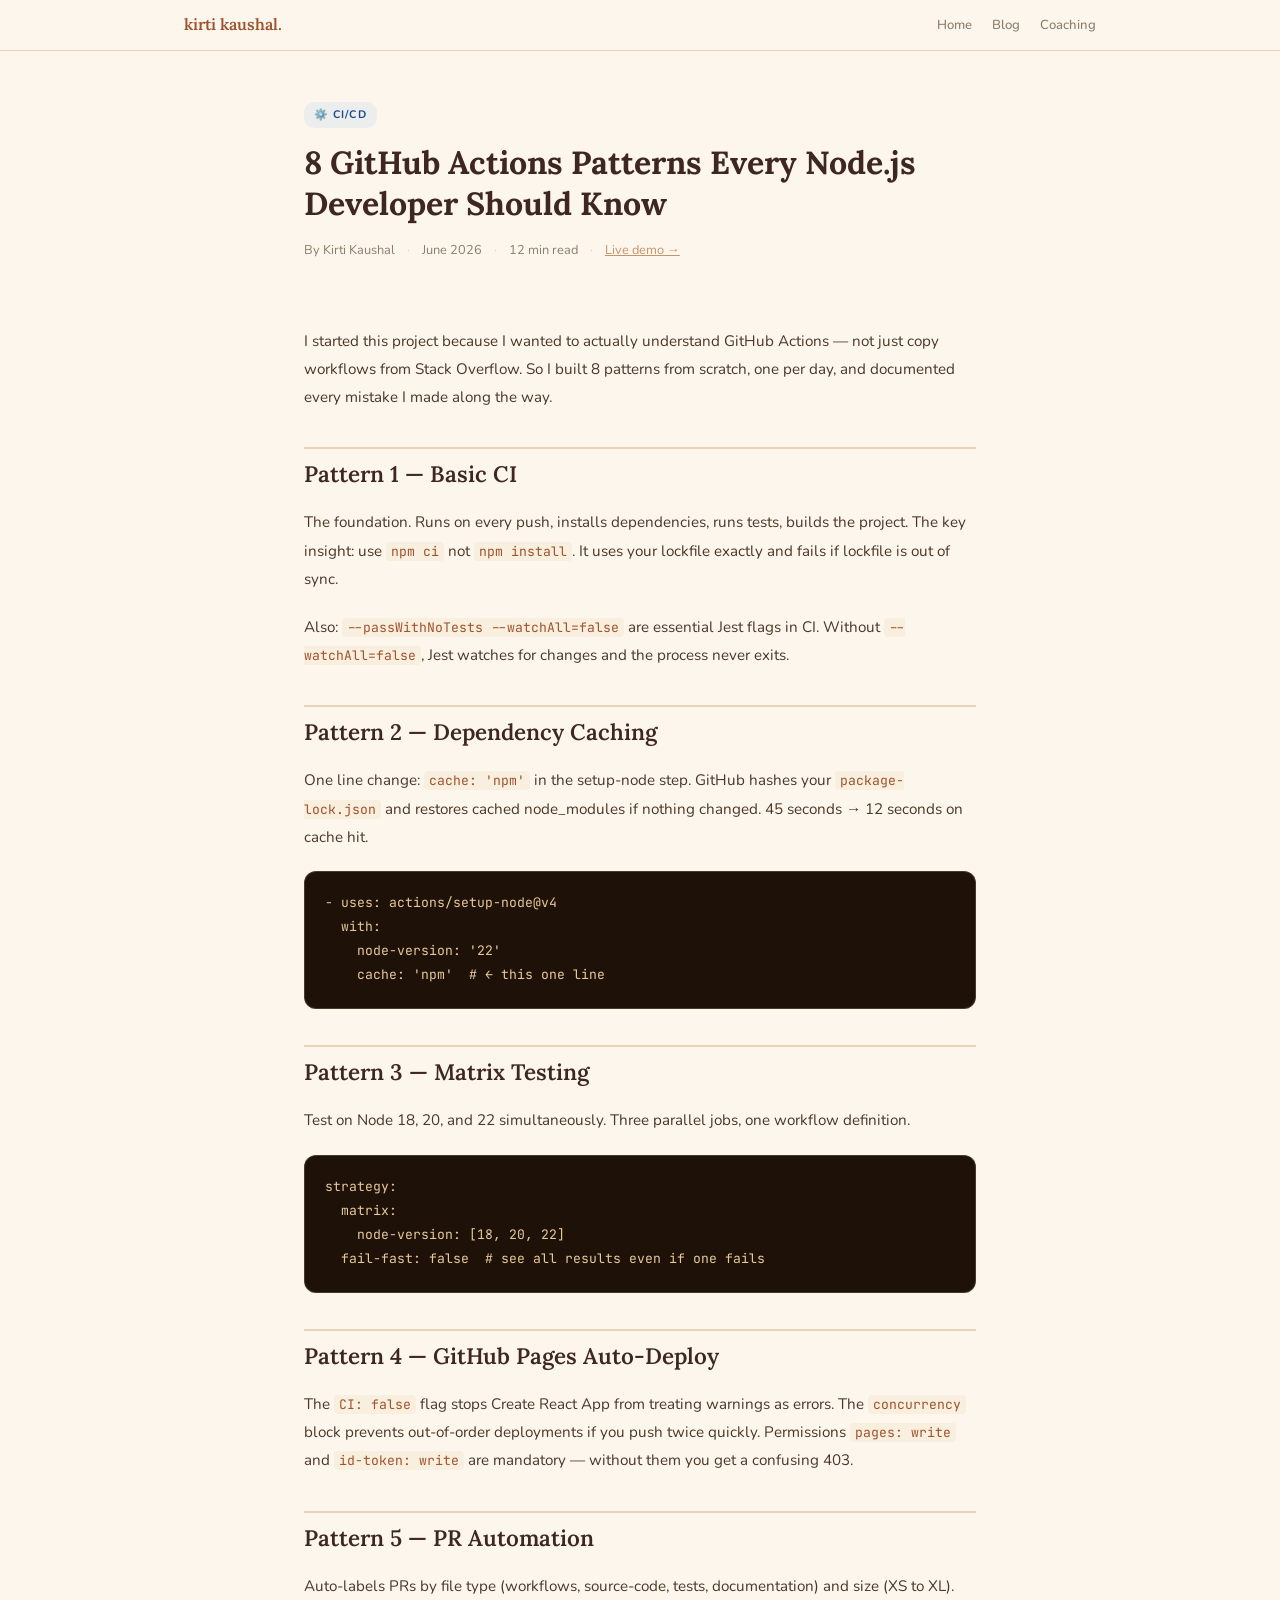
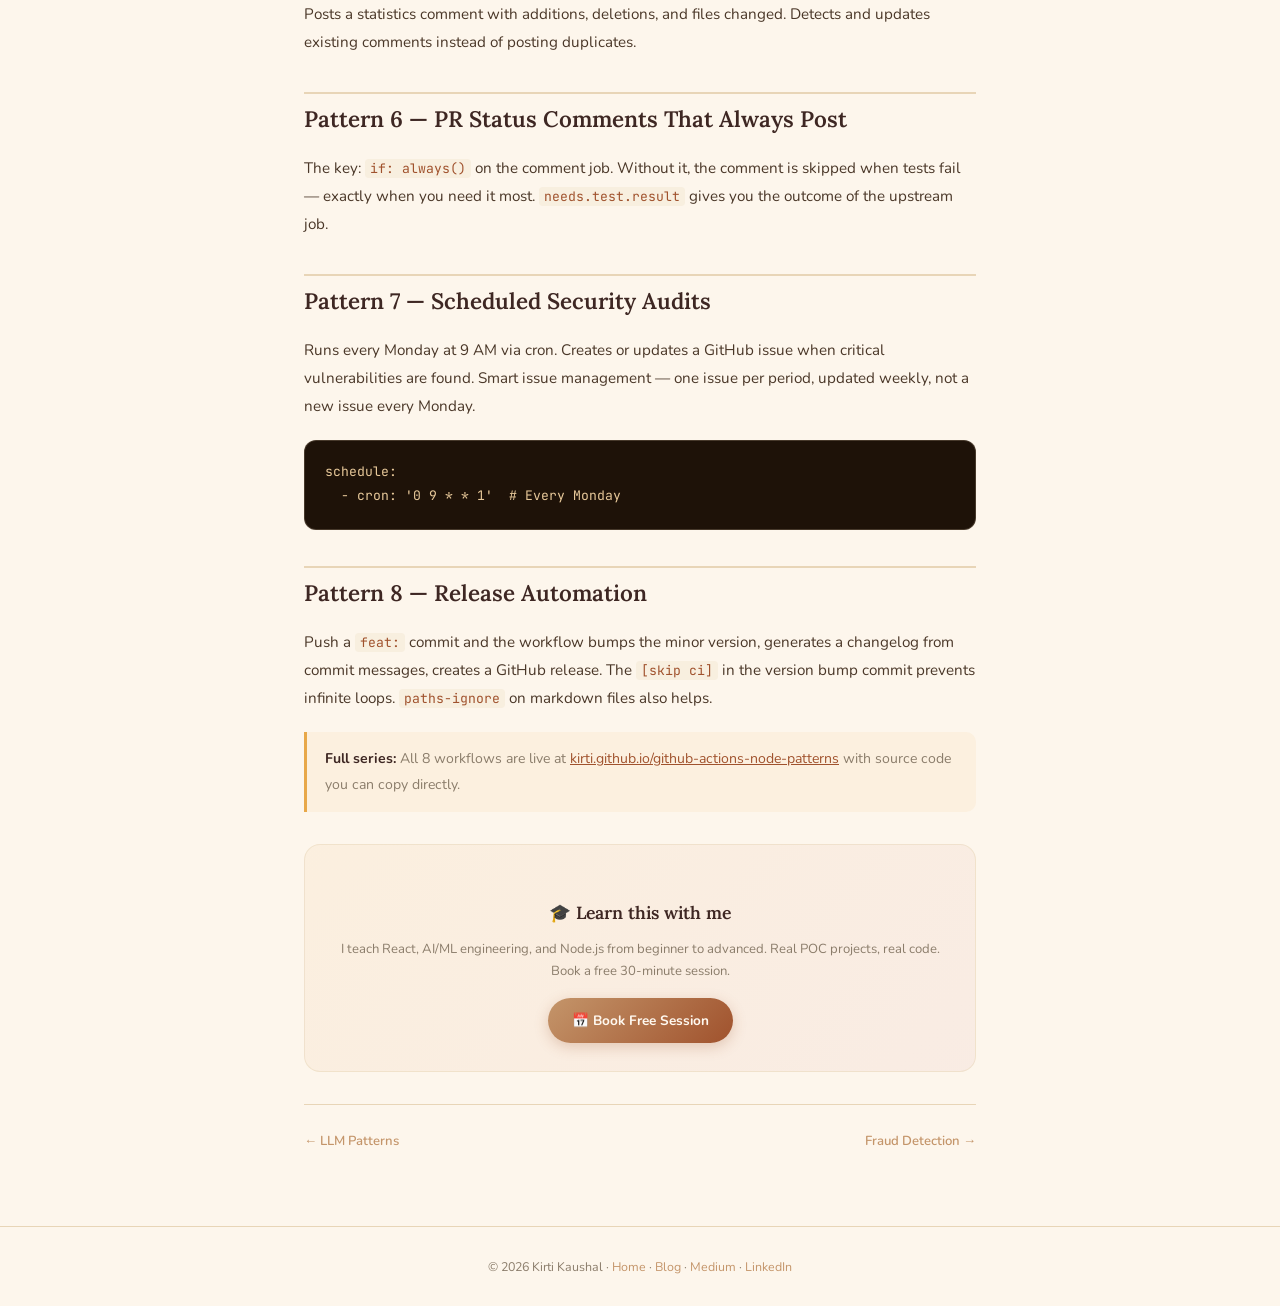
<file: blog/github-actions-node.html>
<!DOCTYPE html>
<html lang="en">
<head>
  <meta charset="UTF-8">
  <meta name="viewport" content="width=device-width, initial-scale=1.0">
  <title>8 GitHub Actions Patterns Every Node.js Developer Should Know | Kirti Kaushal</title>
  <meta name="description" content="Real workflows I built and broke — from basic CI to matrix testing, PR automation, security audits, and release automation with semantic versioning.">
  <meta name="author" content="Kirti Kaushal">
  <meta name="robots" content="index, follow">
  <link rel="canonical" href="https://kirti.github.io/blog/github-actions-node.html">
  <meta property="og:title" content="8 GitHub Actions Patterns Every Node.js Developer Should Know">
  <meta property="og:description" content="Real workflows I built and broke — from basic CI to matrix testing, PR automation, security audits, and release automation with semantic versioning.">
  <meta property="og:url" content="https://kirti.github.io/blog/github-actions-node.html">
  <meta property="og:type" content="article">
  <meta property="article:author" content="Kirti Kaushal">
  <link rel="preconnect" href="https://fonts.googleapis.com">
  <link href="https://fonts.googleapis.com/css2?family=Lora:ital,wght@0,400;0,600;0,700;1,400&family=Nunito:wght@400;500;600;700&family=JetBrains+Mono:wght@400;500&display=swap" rel="stylesheet">
  <style>
    :root{--cream:#FDF6EC;--latte:#E8D5B7;--caramel:#C4956A;--cinnamon:#A0522D;--espresso:#3E2723;--honey:#E8A849;--warm-gray:#8B7D6B;--rose:#C97B84;--soft-shadow:rgba(62,39,35,0.08);}
    *{margin:0;padding:0;box-sizing:border-box;}
    body{font-family:'Nunito',sans-serif;background:var(--cream);color:var(--espresso);line-height:1.85;}
    .container{max-width:720px;margin:0 auto;padding:0 24px;}
    nav{position:sticky;top:0;z-index:100;backdrop-filter:blur(20px);background:rgba(253,246,236,0.92);border-bottom:1px solid var(--latte);padding:10px 0;}
    nav .inner{max-width:960px;margin:0 auto;padding:0 24px;display:flex;align-items:center;justify-content:space-between;}
    .nav-logo{font-family:'Lora',serif;font-size:1rem;font-weight:600;color:var(--cinnamon);text-decoration:none;}
    .nav-links{display:flex;gap:20px;list-style:none;}
    .nav-links a{text-decoration:none;color:var(--warm-gray);font-size:0.82rem;font-weight:500;transition:color .2s;}
    .nav-links a:hover{color:var(--cinnamon);}
    .article-header{padding:48px 0 32px;}
    .article-tag{display:inline-flex;align-items:center;gap:4px;font-size:0.68rem;font-weight:700;letter-spacing:0.1em;text-transform:uppercase;padding:3px 10px;border-radius:10px;margin-bottom:14px;}
    .tag-ci{background:rgba(88,166,255,0.1);color:#1a4a8a;}
    .tag-ml{background:rgba(232,168,73,0.12);color:#7a4200;}
    .tag-npm{background:rgba(201,123,132,0.12);color:#7a2535;}
    .tag-ai{background:rgba(0,180,120,0.1);color:#0a6644;}
    .tag-beginner{background:rgba(168,181,160,0.2);color:#3a5a30;}
    .tag-react{background:rgba(97,218,251,0.15);color:#0a5fa6;}
    .article-header h1{font-family:'Lora',serif;font-size:2rem;font-weight:700;color:var(--espresso);line-height:1.3;margin-bottom:14px;}
    .article-byline{font-size:0.8rem;color:var(--warm-gray);display:flex;align-items:center;gap:12px;flex-wrap:wrap;}
    .byline-divider{color:var(--latte);}
    .article-body{padding:32px 0 48px;}
    .article-body p{margin-bottom:20px;font-size:0.95rem;color:#4a3728;}
    .article-body h2{font-family:'Lora',serif;font-size:1.4rem;font-weight:600;color:var(--espresso);margin:36px 0 14px;padding-top:4px;border-top:2px solid var(--latte);}
    .article-body h3{font-family:'Lora',serif;font-size:1.1rem;font-weight:600;color:var(--cinnamon);margin:24px 0 10px;}
    .article-body ul,ol{margin:0 0 20px 24px;}
    .article-body li{font-size:0.92rem;color:#4a3728;margin-bottom:6px;}
    .article-body strong{color:var(--espresso);}
    pre{background:#1e1208;border-radius:12px;padding:20px;margin:20px 0;overflow-x:auto;border:1px solid rgba(232,213,183,0.2);}
    code{font-family:'JetBrains Mono',monospace;font-size:0.82rem;color:#e8c99a;line-height:1.7;}
    p code,li code{background:rgba(232,213,183,0.25);color:var(--cinnamon);padding:1px 5px;border-radius:4px;font-size:0.82rem;}
    .callout{background:rgba(232,168,73,0.08);border-left:3px solid var(--honey);border-radius:0 10px 10px 0;padding:14px 18px;margin:20px 0;font-size:0.88rem;color:var(--warm-gray);}
    .callout strong{color:var(--espresso);}
    .book-session{background:linear-gradient(135deg,rgba(232,168,73,0.08),rgba(201,123,132,0.08));border:1px solid rgba(232,213,183,0.5);border-radius:16px;padding:28px;text-align:center;margin:32px 0;}
    .book-session h3{font-family:'Lora',serif;font-size:1.1rem;color:var(--espresso);margin-bottom:8px;}
    .book-session p{font-size:0.82rem;color:var(--warm-gray);margin-bottom:16px;line-height:1.7;}
    .btn-book{display:inline-flex;align-items:center;gap:8px;padding:10px 24px;background:linear-gradient(135deg,var(--caramel),var(--cinnamon));color:#fff9f0;font-weight:700;font-size:0.85rem;text-decoration:none;border-radius:30px;transition:all .3s;box-shadow:0 4px 14px rgba(160,82,45,0.25);}
    .btn-book:hover{transform:translateY(-2px);box-shadow:0 8px 24px rgba(160,82,45,0.35);}
    .article-nav{display:flex;justify-content:space-between;padding:24px 0;border-top:1px solid var(--latte);margin-top:16px;gap:12px;}
    .nav-link{font-size:0.82rem;color:var(--caramel);text-decoration:none;font-weight:600;}
    .nav-link:hover{color:var(--cinnamon);}
    footer{padding:28px 0;border-top:1px solid var(--latte);text-align:center;font-size:0.78rem;color:var(--warm-gray);}
    footer a{color:var(--caramel);text-decoration:none;}
  </style>
  <script type="application/ld+json">
  {"@context":"https://schema.org","@type":"Article","headline":"8 GitHub Actions Patterns Every Node.js Developer Should Know","author":{"@type":"Person","name":"Kirti Kaushal","url":"https://kirti.github.io"},"datePublished":"2026-06-01","description":"Real workflows I built and broke — from basic CI to matrix testing, PR automation, security audits, and release automation with semantic versioning."}
  </script>
</head>
<body>
<nav>
  <div class="inner">
    <a href="/" class="nav-logo">kirti kaushal.</a>
    <ul class="nav-links">
      <li><a href="/">Home</a></li>
      <li><a href="/blog/">Blog</a></li>
      <li><a href="/#connect">Coaching</a></li>
    </ul>
  </div>
</nav>
<div class="container">
  <div class="article-header">
    <div class="article-tag tag-ci">⚙️ CI/CD</div>
    <h1>8 GitHub Actions Patterns Every Node.js Developer Should Know</h1>
    <div class="article-byline">
      <span>By Kirti Kaushal</span>
      <span class="byline-divider">·</span>
      <span>June 2026</span>
      <span class="byline-divider">·</span>
      <span>12 min read</span>
      <span class="byline-divider">·</span>
      <a href="https://kirti.github.io/github-actions-node-patterns/" target="_blank" style="color:var(--caramel);">Live demo →</a>
    </div>
  </div>
  <div class="article-body">
    
    <p>I started this project because I wanted to actually understand GitHub Actions — not just copy workflows from Stack Overflow. So I built 8 patterns from scratch, one per day, and documented every mistake I made along the way.</p>

    <h2>Pattern 1 — Basic CI</h2>
    <p>The foundation. Runs on every push, installs dependencies, runs tests, builds the project. The key insight: use <code>npm ci</code> not <code>npm install</code>. It uses your lockfile exactly and fails if lockfile is out of sync.</p>
    <p>Also: <code>--passWithNoTests --watchAll=false</code> are essential Jest flags in CI. Without <code>--watchAll=false</code>, Jest watches for changes and the process never exits.</p>

    <h2>Pattern 2 — Dependency Caching</h2>
    <p>One line change: <code>cache: 'npm'</code> in the setup-node step. GitHub hashes your <code>package-lock.json</code> and restores cached node_modules if nothing changed. 45 seconds → 12 seconds on cache hit.</p>
    <pre><code>- uses: actions/setup-node@v4
  with:
    node-version: '22'
    cache: 'npm'  # ← this one line</code></pre>

    <h2>Pattern 3 — Matrix Testing</h2>
    <p>Test on Node 18, 20, and 22 simultaneously. Three parallel jobs, one workflow definition.</p>
    <pre><code>strategy:
  matrix:
    node-version: [18, 20, 22]
  fail-fast: false  # see all results even if one fails</code></pre>

    <h2>Pattern 4 — GitHub Pages Auto-Deploy</h2>
    <p>The <code>CI: false</code> flag stops Create React App from treating warnings as errors. The <code>concurrency</code> block prevents out-of-order deployments if you push twice quickly. Permissions <code>pages: write</code> and <code>id-token: write</code> are mandatory — without them you get a confusing 403.</p>

    <h2>Pattern 5 — PR Automation</h2>
    <p>Auto-labels PRs by file type (workflows, source-code, tests, documentation) and size (XS to XL). Posts a statistics comment with additions, deletions, and files changed. Detects and updates existing comments instead of posting duplicates.</p>

    <h2>Pattern 6 — PR Status Comments That Always Post</h2>
    <p>The key: <code>if: always()</code> on the comment job. Without it, the comment is skipped when tests fail — exactly when you need it most. <code>needs.test.result</code> gives you the outcome of the upstream job.</p>

    <h2>Pattern 7 — Scheduled Security Audits</h2>
    <p>Runs every Monday at 9 AM via cron. Creates or updates a GitHub issue when critical vulnerabilities are found. Smart issue management — one issue per period, updated weekly, not a new issue every Monday.</p>
    <pre><code>schedule:
  - cron: '0 9 * * 1'  # Every Monday</code></pre>

    <h2>Pattern 8 — Release Automation</h2>
    <p>Push a <code>feat:</code> commit and the workflow bumps the minor version, generates a changelog from commit messages, creates a GitHub release. The <code>[skip ci]</code> in the version bump commit prevents infinite loops. <code>paths-ignore</code> on markdown files also helps.</p>

    <div class="callout"><strong>Full series:</strong> All 8 workflows are live at <a href="https://kirti.github.io/github-actions-node-patterns/" style="color:var(--cinnamon);">kirti.github.io/github-actions-node-patterns</a> with source code you can copy directly.</div>

    <div class="book-session">
      <h3>🎓 Learn this with me</h3>
      <p>I teach React, AI/ML engineering, and Node.js from beginner to advanced. Real POC projects, real code. Book a free 30-minute session.</p>
      <a href="mailto:kirtikau@gmail.com?subject=Coaching Session" class="btn-book">📅 Book Free Session</a>
    </div>
    <div class="article-nav">
      <a href="/blog/llm-patterns-production.html" class="nav-link">← LLM Patterns</a>
      <a href="/blog/fraud-detection-ml.html" class="nav-link">Fraud Detection →</a>
    </div>
  </div>
</div>
<footer>
  <p>© 2026 Kirti Kaushal · <a href="/">Home</a> · <a href="/blog/">Blog</a> · <a href="https://medium.com/@kirtikau" target="_blank">Medium</a> · <a href="https://www.linkedin.com/in/kirti3/" target="_blank">LinkedIn</a></p>
</footer>
</body>
</html>
</file>
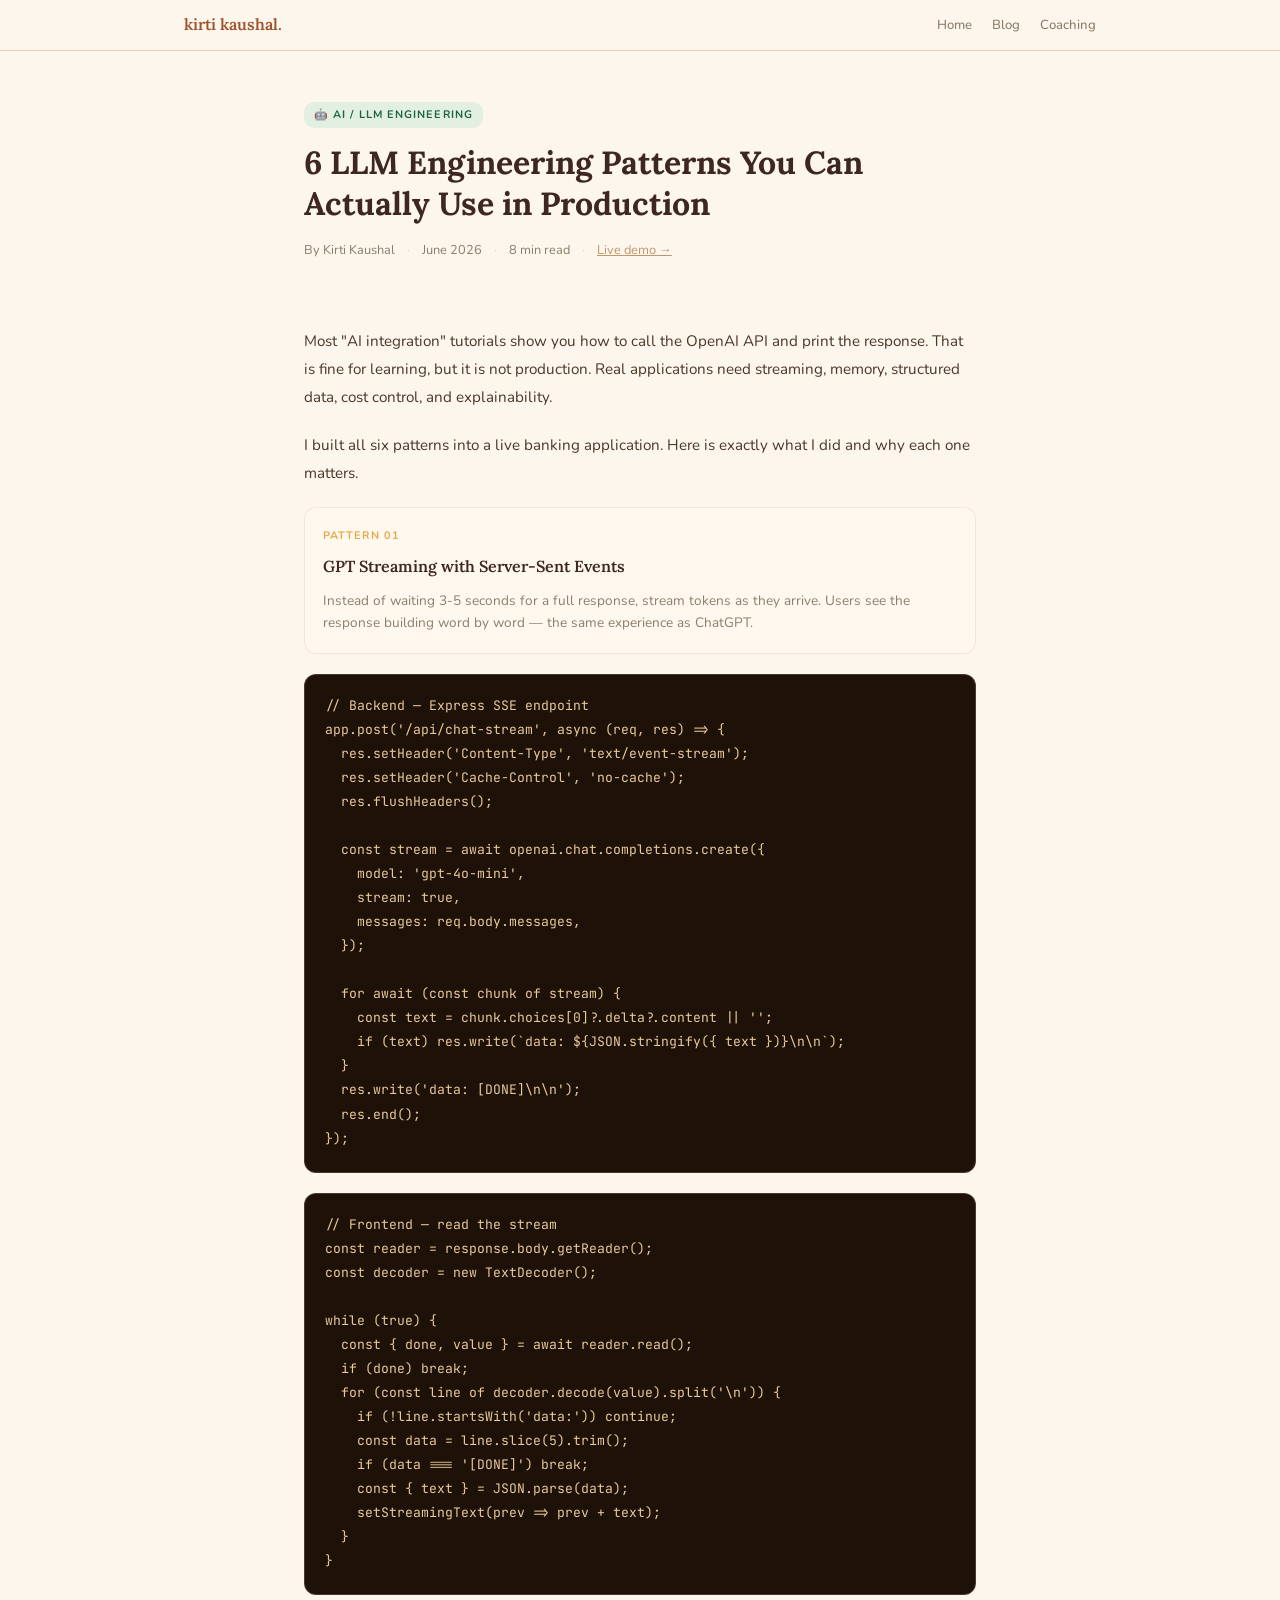
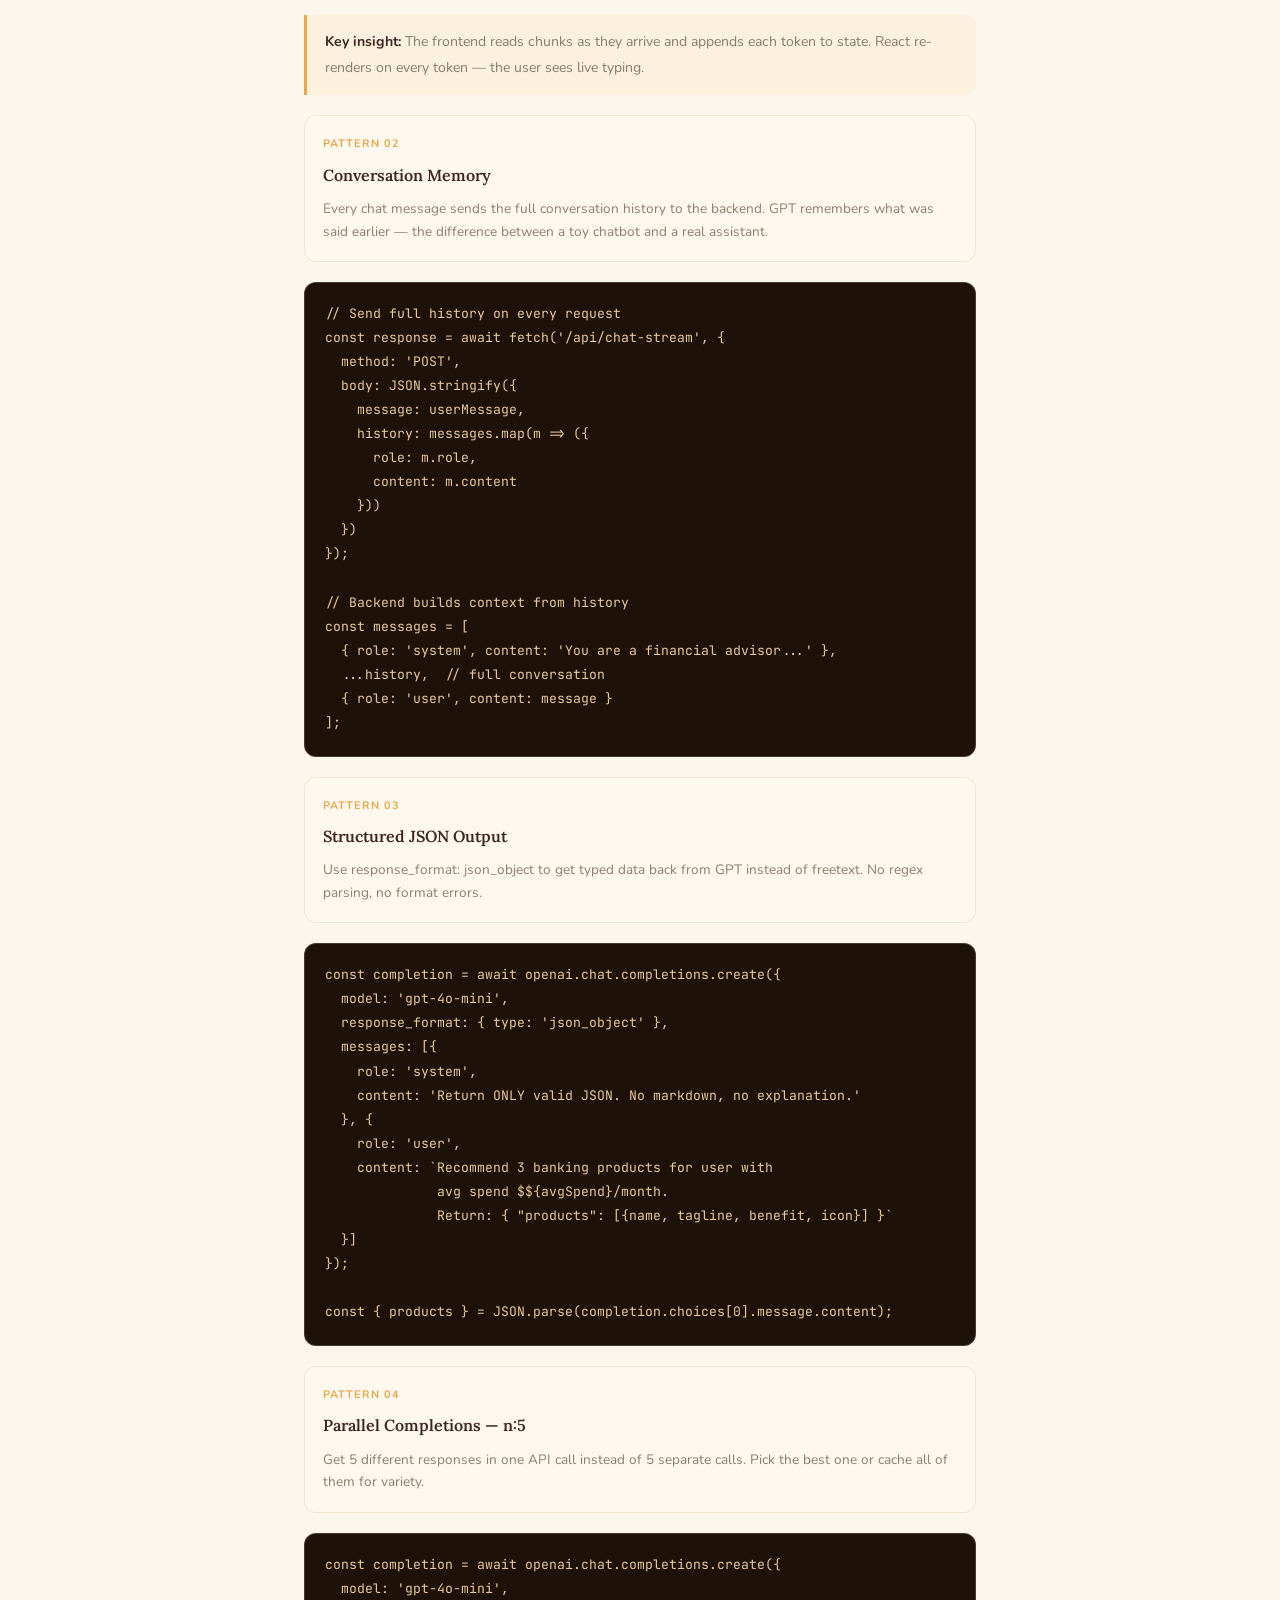
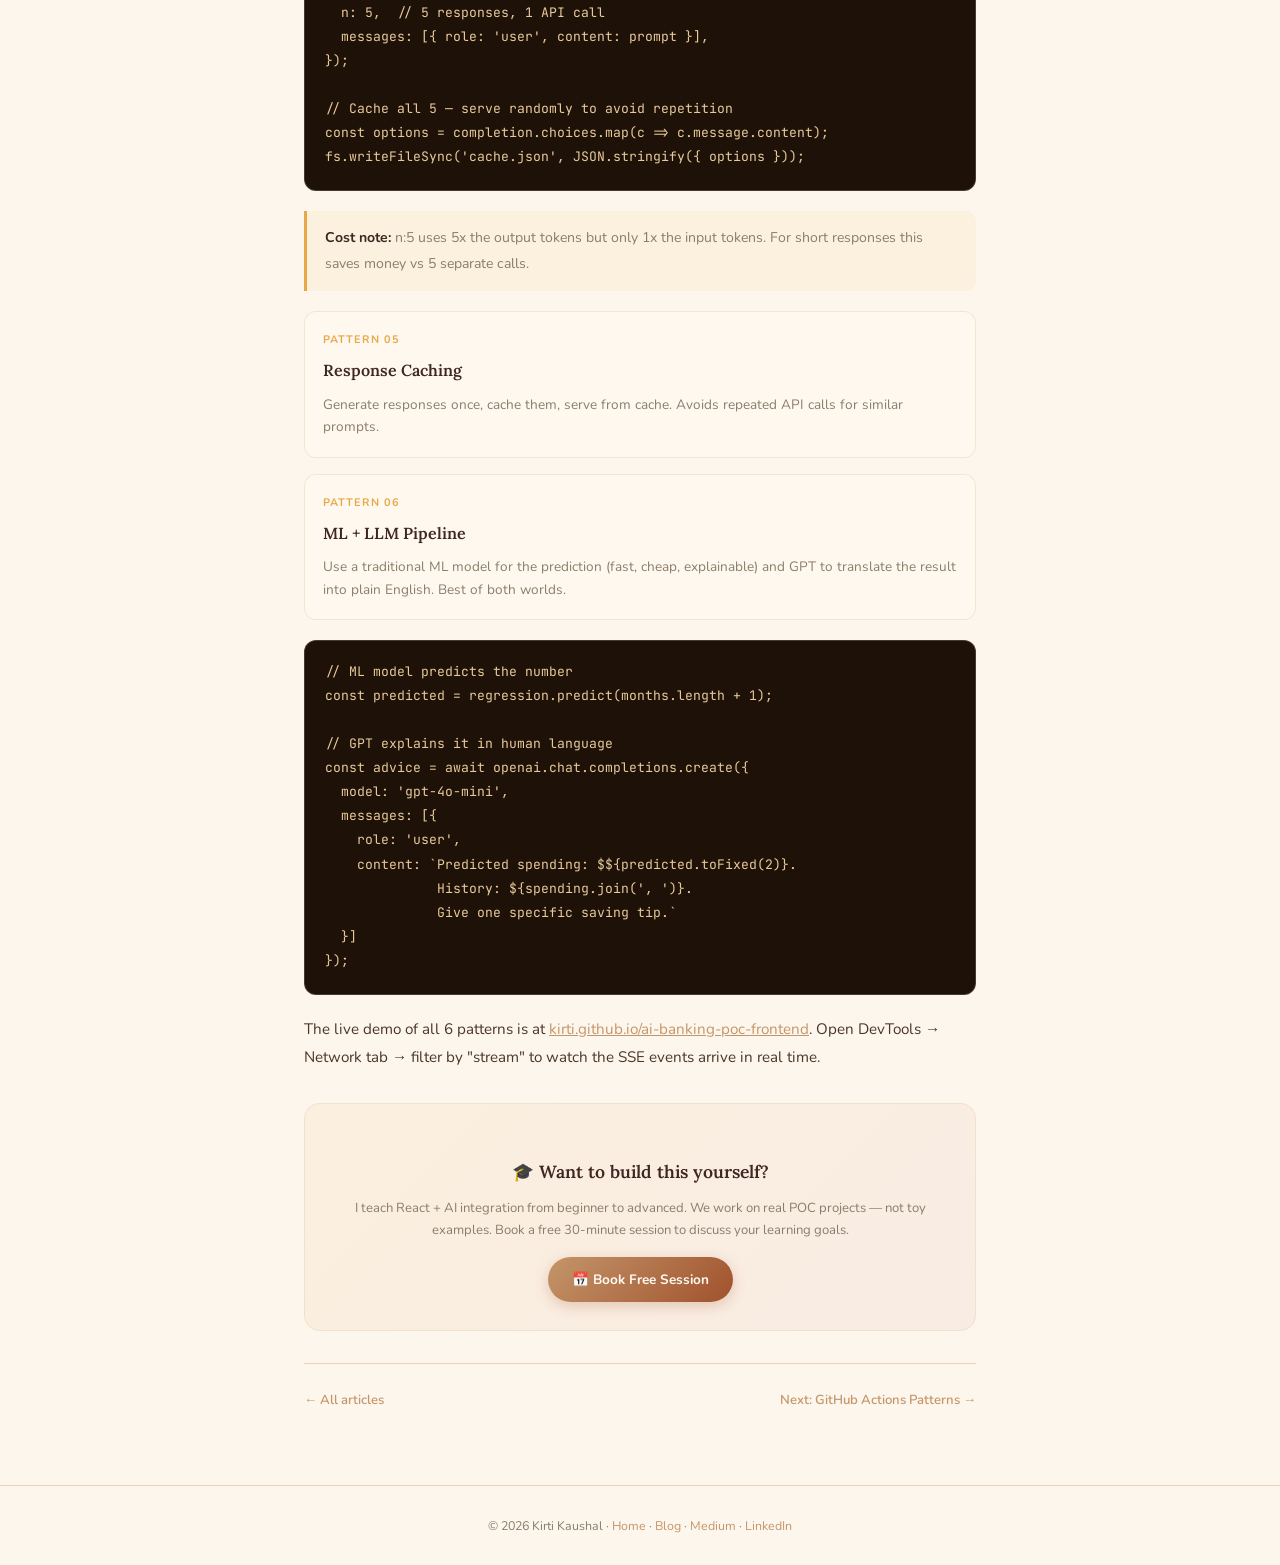
<file: blog/llm-patterns-production.html>
<!DOCTYPE html>
<html lang="en">
<head>
  <meta charset="UTF-8">
  <meta name="viewport" content="width=device-width, initial-scale=1.0">
  <title>6 LLM Engineering Patterns in Production | Kirti Kaushal</title>
  <meta name="description" content="Streaming responses, conversation memory, structured JSON output, parallel completions, response caching, and ML+LLM pipelines with real code examples.">
  <meta name="keywords" content="LLM engineering, GPT-4 streaming, conversation memory, structured output, OpenAI, production AI patterns">
  <meta name="author" content="Kirti Kaushal">
  <meta name="robots" content="index, follow">
  <link rel="canonical" href="https://kirti.github.io/blog/llm-patterns-production.html">
  <meta property="og:title" content="6 LLM Engineering Patterns You Can Actually Use in Production">
  <meta property="og:description" content="Real patterns from a live banking app — streaming, memory, structured output, caching, and more.">
  <meta property="og:url" content="https://kirti.github.io/blog/llm-patterns-production.html">
  <meta property="og:type" content="article">
  <meta property="article:author" content="Kirti Kaushal">
  <meta property="article:published_time" content="2026-06-01">
  <link rel="preconnect" href="https://fonts.googleapis.com">
  <link href="https://fonts.googleapis.com/css2?family=Lora:ital,wght@0,400;0,600;0,700;1,400&family=Nunito:wght@400;500;600;700&family=JetBrains+Mono:wght@400;500&display=swap" rel="stylesheet">
  <style>
    :root{--cream:#FDF6EC;--latte:#E8D5B7;--caramel:#C4956A;--cinnamon:#A0522D;--espresso:#3E2723;--honey:#E8A849;--warm-gray:#8B7D6B;--rose:#C97B84;--soft-shadow:rgba(62,39,35,0.08);--green:#1a6644;--blue:#1a4a8a;}
    *{margin:0;padding:0;box-sizing:border-box;}
    body{font-family:'Nunito',sans-serif;background:var(--cream);color:var(--espresso);line-height:1.85;}
    .container{max-width:720px;margin:0 auto;padding:0 24px;}

    nav{position:sticky;top:0;z-index:100;backdrop-filter:blur(20px);background:rgba(253,246,236,0.92);border-bottom:1px solid var(--latte);padding:10px 0;}
    nav .inner{max-width:960px;margin:0 auto;padding:0 24px;display:flex;align-items:center;justify-content:space-between;}
    .nav-logo{font-family:'Lora',serif;font-size:1rem;font-weight:600;color:var(--cinnamon);text-decoration:none;}
    .nav-links{display:flex;gap:20px;list-style:none;}
    .nav-links a{text-decoration:none;color:var(--warm-gray);font-size:0.82rem;font-weight:500;transition:color .2s;}
    .nav-links a:hover{color:var(--cinnamon);}

    .article-header{padding:48px 0 32px;}
    .article-tag{display:inline-flex;align-items:center;gap:4px;font-size:0.68rem;font-weight:700;letter-spacing:0.1em;text-transform:uppercase;padding:3px 10px;border-radius:10px;background:rgba(0,180,120,0.1);color:var(--green);margin-bottom:14px;}
    .article-header h1{font-family:'Lora',serif;font-size:2rem;font-weight:700;color:var(--espresso);line-height:1.3;margin-bottom:14px;}
    .article-byline{font-size:0.8rem;color:var(--warm-gray);display:flex;align-items:center;gap:12px;flex-wrap:wrap;}
    .byline-divider{color:var(--latte);}

    .article-body{padding:32px 0 48px;}
    .article-body p{margin-bottom:20px;font-size:0.95rem;color:#4a3728;}
    .article-body h2{font-family:'Lora',serif;font-size:1.4rem;font-weight:600;color:var(--espresso);margin:36px 0 14px;padding-top:4px;border-top:2px solid var(--latte);}
    .article-body h3{font-family:'Lora',serif;font-size:1.1rem;font-weight:600;color:var(--cinnamon);margin:24px 0 10px;}
    .article-body ul,ol{margin:0 0 20px 24px;}
    .article-body li{font-size:0.92rem;color:#4a3728;margin-bottom:6px;}
    .article-body strong{color:var(--espresso);}
    pre{background:#1e1208;border-radius:12px;padding:20px;margin:20px 0;overflow-x:auto;border:1px solid rgba(232,213,183,0.2);}
    code{font-family:'JetBrains Mono',monospace;font-size:0.82rem;color:#e8c99a;line-height:1.7;}
    p code,li code{background:rgba(232,213,183,0.25);color:var(--cinnamon);padding:1px 5px;border-radius:4px;font-size:0.82rem;}
    .callout{background:rgba(232,168,73,0.08);border-left:3px solid var(--honey);border-radius:0 10px 10px 0;padding:14px 18px;margin:20px 0;font-size:0.88rem;color:var(--warm-gray);}
    .callout strong{color:var(--espresso);}
    .pattern-card{background:rgba(255,249,240,0.9);border:1px solid rgba(232,213,183,0.5);border-radius:12px;padding:18px;margin:16px 0;}
    .pattern-num{font-size:0.68rem;font-weight:700;letter-spacing:0.1em;text-transform:uppercase;color:var(--honey);margin-bottom:6px;}
    .pattern-title{font-family:'Lora',serif;font-size:1rem;font-weight:600;color:var(--espresso);margin-bottom:8px;}
    .pattern-desc{font-size:0.85rem;color:var(--warm-gray);line-height:1.65;}

    .book-session{background:linear-gradient(135deg,rgba(232,168,73,0.08),rgba(201,123,132,0.08));border:1px solid rgba(232,213,183,0.5);border-radius:16px;padding:28px;text-align:center;margin:32px 0;}
    .book-session h3{font-family:'Lora',serif;font-size:1.1rem;color:var(--espresso);margin-bottom:8px;}
    .book-session p{font-size:0.82rem;color:var(--warm-gray);margin-bottom:16px;line-height:1.7;}
    .btn-book{display:inline-flex;align-items:center;gap:8px;padding:10px 24px;background:linear-gradient(135deg,var(--caramel),var(--cinnamon));color:#fff9f0;font-weight:700;font-size:0.85rem;text-decoration:none;border-radius:30px;transition:all .3s;box-shadow:0 4px 14px rgba(160,82,45,0.25);}
    .btn-book:hover{transform:translateY(-2px);box-shadow:0 8px 24px rgba(160,82,45,0.35);}

    .article-nav{display:flex;justify-content:space-between;padding:24px 0;border-top:1px solid var(--latte);margin-top:16px;gap:12px;}
    .nav-link{font-size:0.82rem;color:var(--caramel);text-decoration:none;font-weight:600;}
    .nav-link:hover{color:var(--cinnamon);}

    footer{padding:28px 0;border-top:1px solid var(--latte);text-align:center;font-size:0.78rem;color:var(--warm-gray);}
    footer a{color:var(--caramel);text-decoration:none;}
  </style>

  <!-- Structured Data -->
  <script type="application/ld+json">
  {
    "@context": "https://schema.org",
    "@type": "Article",
    "headline": "6 LLM Engineering Patterns You Can Actually Use in Production",
    "author": { "@type": "Person", "name": "Kirti Kaushal", "url": "https://kirti.github.io" },
    "datePublished": "2026-06-01",
    "publisher": { "@type": "Person", "name": "Kirti Kaushal" },
    "description": "Streaming responses, conversation memory, structured JSON output, parallel completions, response caching, and ML+LLM pipelines with real code examples."
  }
  </script>
</head>
<body>

<nav>
  <div class="inner">
    <a href="/" class="nav-logo">kirti kaushal.</a>
    <ul class="nav-links">
      <li><a href="/">Home</a></li>
      <li><a href="/blog/">Blog</a></li>
      <li><a href="/#connect">Coaching</a></li>
    </ul>
  </div>
</nav>

<div class="container">
  <div class="article-header">
    <div class="article-tag">🤖 AI / LLM Engineering</div>
    <h1>6 LLM Engineering Patterns You Can Actually Use in Production</h1>
    <div class="article-byline">
      <span>By Kirti Kaushal</span>
      <span class="byline-divider">·</span>
      <span>June 2026</span>
      <span class="byline-divider">·</span>
      <span>8 min read</span>
      <span class="byline-divider">·</span>
      <a href="https://kirti.github.io/ai-banking-poc-frontend/" target="_blank" style="color:var(--caramel);">Live demo →</a>
    </div>
  </div>

  <div class="article-body">

    <p>Most "AI integration" tutorials show you how to call the OpenAI API and print the response. That is fine for learning, but it is not production. Real applications need streaming, memory, structured data, cost control, and explainability.</p>

    <p>I built all six patterns into a live banking application. Here is exactly what I did and why each one matters.</p>

    <div class="pattern-card">
      <div class="pattern-num">Pattern 01</div>
      <div class="pattern-title">GPT Streaming with Server-Sent Events</div>
      <div class="pattern-desc">Instead of waiting 3-5 seconds for a full response, stream tokens as they arrive. Users see the response building word by word — the same experience as ChatGPT.</div>
    </div>

    <pre><code>// Backend — Express SSE endpoint
app.post('/api/chat-stream', async (req, res) => {
  res.setHeader('Content-Type', 'text/event-stream');
  res.setHeader('Cache-Control', 'no-cache');
  res.flushHeaders();

  const stream = await openai.chat.completions.create({
    model: 'gpt-4o-mini',
    stream: true,
    messages: req.body.messages,
  });

  for await (const chunk of stream) {
    const text = chunk.choices[0]?.delta?.content || '';
    if (text) res.write(`data: ${JSON.stringify({ text })}\n\n`);
  }
  res.write('data: [DONE]\n\n');
  res.end();
});</code></pre>

    <pre><code>// Frontend — read the stream
const reader = response.body.getReader();
const decoder = new TextDecoder();

while (true) {
  const { done, value } = await reader.read();
  if (done) break;
  for (const line of decoder.decode(value).split('\n')) {
    if (!line.startsWith('data:')) continue;
    const data = line.slice(5).trim();
    if (data === '[DONE]') break;
    const { text } = JSON.parse(data);
    setStreamingText(prev => prev + text);
  }
}</code></pre>

    <div class="callout"><strong>Key insight:</strong> The frontend reads chunks as they arrive and appends each token to state. React re-renders on every token — the user sees live typing.</div>

    <div class="pattern-card">
      <div class="pattern-num">Pattern 02</div>
      <div class="pattern-title">Conversation Memory</div>
      <div class="pattern-desc">Every chat message sends the full conversation history to the backend. GPT remembers what was said earlier — the difference between a toy chatbot and a real assistant.</div>
    </div>

    <pre><code>// Send full history on every request
const response = await fetch('/api/chat-stream', {
  method: 'POST',
  body: JSON.stringify({
    message: userMessage,
    history: messages.map(m => ({
      role: m.role,
      content: m.content
    }))
  })
});

// Backend builds context from history
const messages = [
  { role: 'system', content: 'You are a financial advisor...' },
  ...history,  // full conversation
  { role: 'user', content: message }
];</code></pre>

    <div class="pattern-card">
      <div class="pattern-num">Pattern 03</div>
      <div class="pattern-title">Structured JSON Output</div>
      <div class="pattern-desc">Use response_format: json_object to get typed data back from GPT instead of freetext. No regex parsing, no format errors.</div>
    </div>

    <pre><code>const completion = await openai.chat.completions.create({
  model: 'gpt-4o-mini',
  response_format: { type: 'json_object' },
  messages: [{
    role: 'system',
    content: 'Return ONLY valid JSON. No markdown, no explanation.'
  }, {
    role: 'user',
    content: `Recommend 3 banking products for user with
              avg spend $${avgSpend}/month.
              Return: { "products": [{name, tagline, benefit, icon}] }`
  }]
});

const { products } = JSON.parse(completion.choices[0].message.content);</code></pre>

    <div class="pattern-card">
      <div class="pattern-num">Pattern 04</div>
      <div class="pattern-title">Parallel Completions — n:5</div>
      <div class="pattern-desc">Get 5 different responses in one API call instead of 5 separate calls. Pick the best one or cache all of them for variety.</div>
    </div>

    <pre><code>const completion = await openai.chat.completions.create({
  model: 'gpt-4o-mini',
  n: 5,  // 5 responses, 1 API call
  messages: [{ role: 'user', content: prompt }],
});

// Cache all 5 — serve randomly to avoid repetition
const options = completion.choices.map(c => c.message.content);
fs.writeFileSync('cache.json', JSON.stringify({ options }));</code></pre>

    <div class="callout"><strong>Cost note:</strong> n:5 uses 5x the output tokens but only 1x the input tokens. For short responses this saves money vs 5 separate calls.</div>

    <div class="pattern-card">
      <div class="pattern-num">Pattern 05</div>
      <div class="pattern-title">Response Caching</div>
      <div class="pattern-desc">Generate responses once, cache them, serve from cache. Avoids repeated API calls for similar prompts.</div>
    </div>

    <div class="pattern-card">
      <div class="pattern-num">Pattern 06</div>
      <div class="pattern-title">ML + LLM Pipeline</div>
      <div class="pattern-desc">Use a traditional ML model for the prediction (fast, cheap, explainable) and GPT to translate the result into plain English. Best of both worlds.</div>
    </div>

    <pre><code>// ML model predicts the number
const predicted = regression.predict(months.length + 1);

// GPT explains it in human language
const advice = await openai.chat.completions.create({
  model: 'gpt-4o-mini',
  messages: [{
    role: 'user',
    content: `Predicted spending: $${predicted.toFixed(2)}.
              History: ${spending.join(', ')}.
              Give one specific saving tip.`
  }]
});</code></pre>

    <p>The live demo of all 6 patterns is at <a href="https://kirti.github.io/ai-banking-poc-frontend/" style="color:var(--caramel);">kirti.github.io/ai-banking-poc-frontend</a>. Open DevTools → Network tab → filter by "stream" to watch the SSE events arrive in real time.</p>

    <div class="book-session">
      <h3>🎓 Want to build this yourself?</h3>
      <p>I teach React + AI integration from beginner to advanced. We work on real POC projects — not toy examples. Book a free 30-minute session to discuss your learning goals.</p>
      <a href="mailto:kirtikau@gmail.com?subject=Coaching - LLM Engineering" class="btn-book">📅 Book Free Session</a>
    </div>

    <div class="article-nav">
      <a href="/blog/" class="nav-link">← All articles</a>
      <a href="/blog/github-actions-node.html" class="nav-link">Next: GitHub Actions Patterns →</a>
    </div>
  </div>
</div>

<footer>
  <p>© 2026 Kirti Kaushal · <a href="/">Home</a> · <a href="/blog/">Blog</a> · <a href="https://medium.com/@kirtikau" target="_blank">Medium</a> · <a href="https://www.linkedin.com/in/kirti3/" target="_blank">LinkedIn</a></p>
</footer>

</body>
</html>
</file>
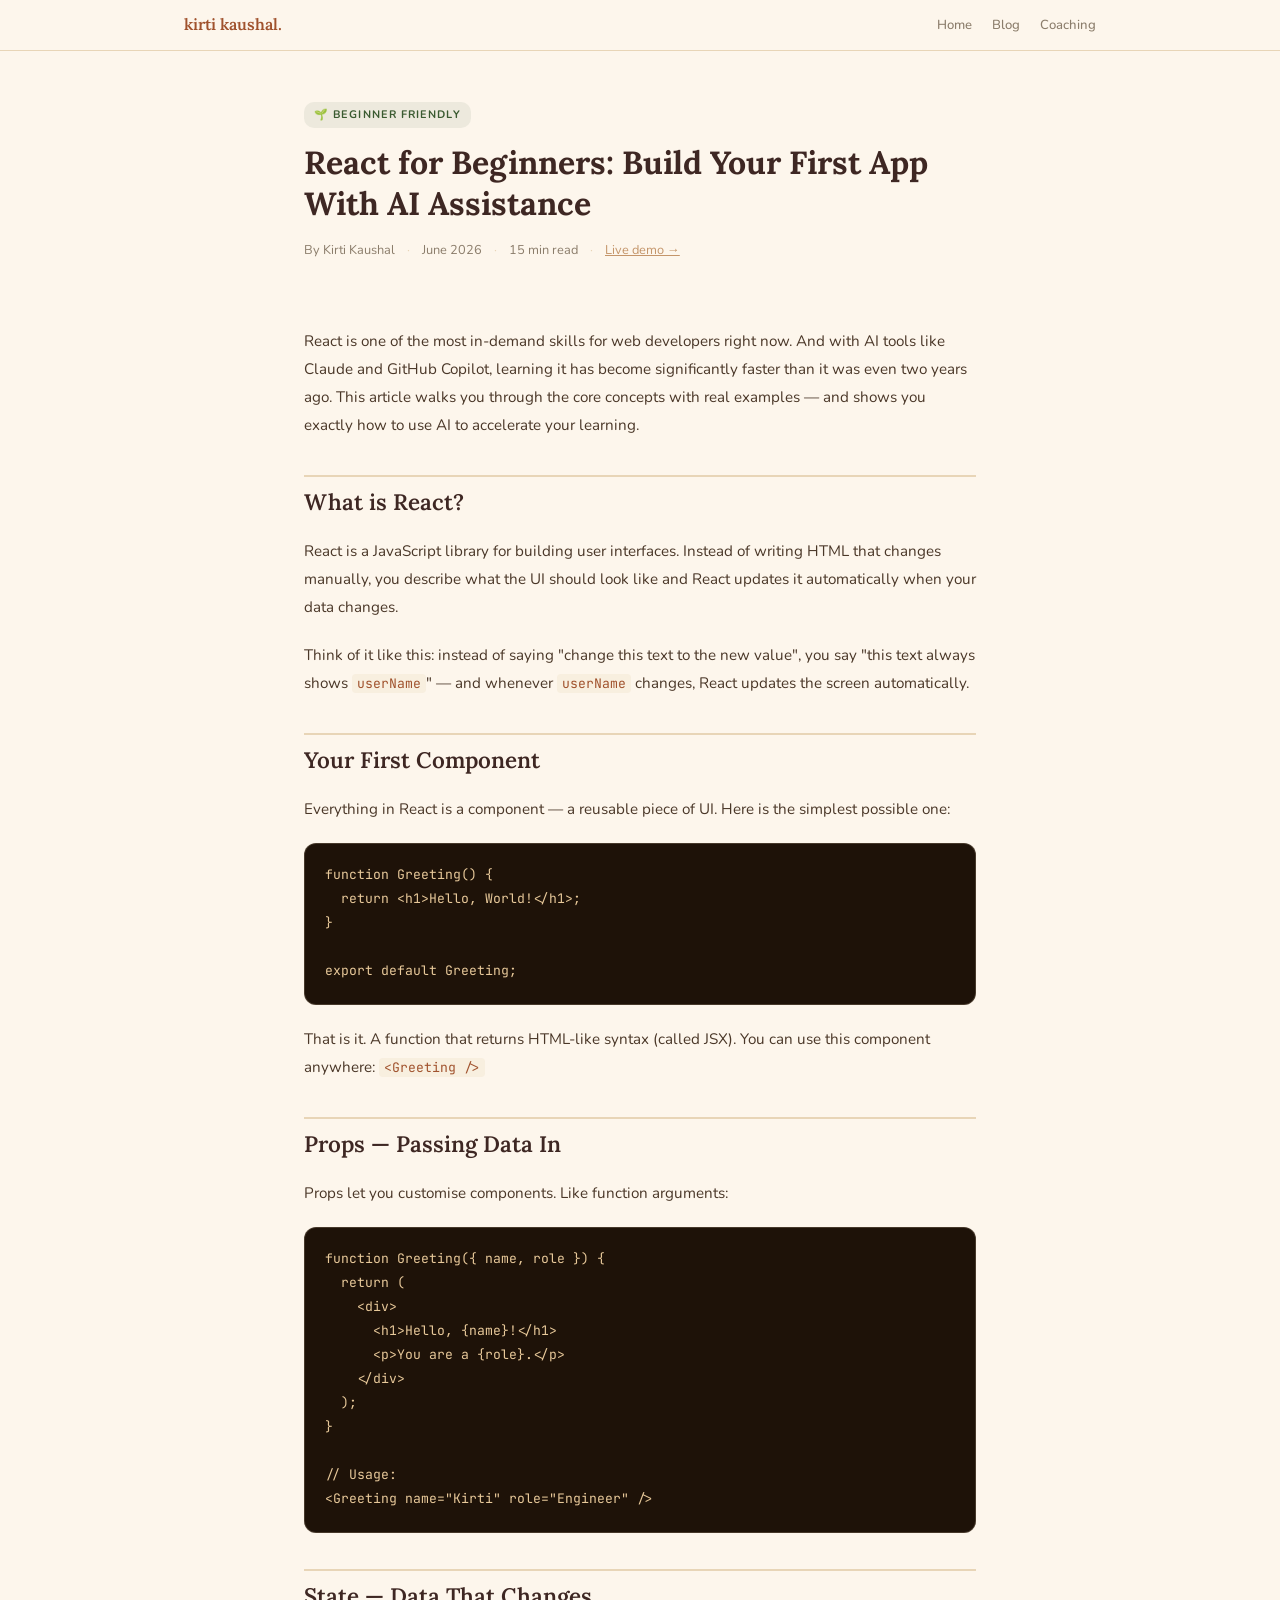
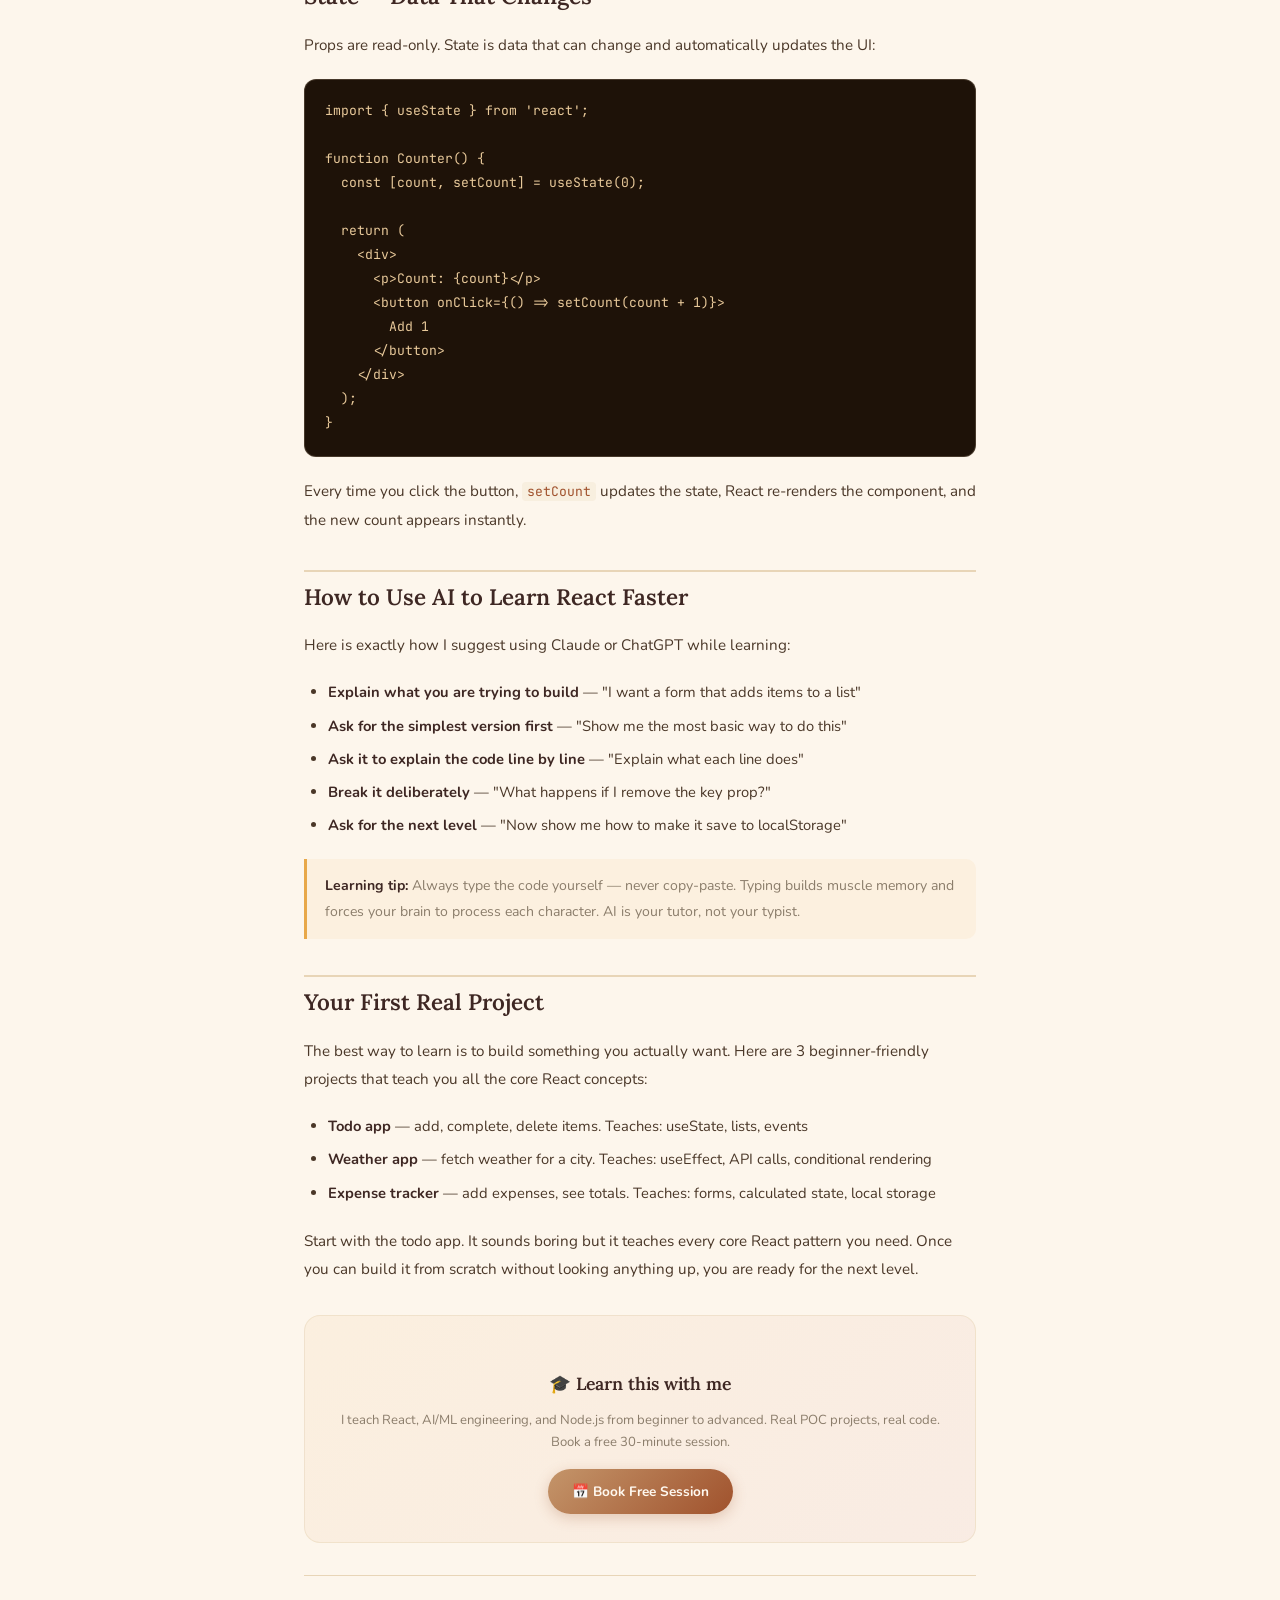
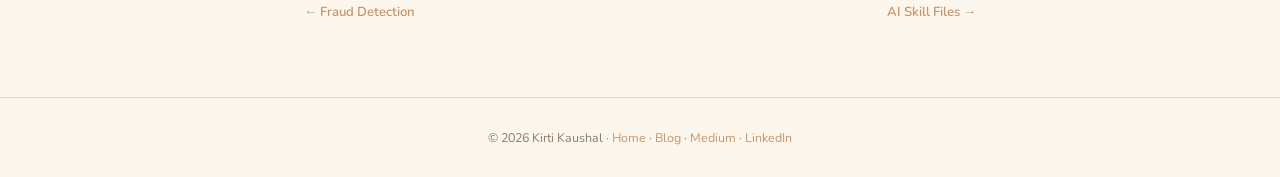
<file: blog/react-ai-beginners.html>
<!DOCTYPE html>
<html lang="en">
<head>
  <meta charset="UTF-8">
  <meta name="viewport" content="width=device-width, initial-scale=1.0">
  <title>React for Beginners: Build Your First App With AI Assistance | Kirti Kaushal</title>
  <meta name="description" content="A gentle introduction to React — components, props, state, and hooks — with AI tools helping you learn faster. Perfect for coding beginners.">
  <meta name="author" content="Kirti Kaushal">
  <meta name="robots" content="index, follow">
  <link rel="canonical" href="https://kirti.github.io/blog/react-ai-beginners.html">
  <meta property="og:title" content="React for Beginners: Build Your First App With AI Assistance">
  <meta property="og:description" content="A gentle introduction to React — components, props, state, and hooks — with AI tools helping you learn faster. Perfect for coding beginners.">
  <meta property="og:url" content="https://kirti.github.io/blog/react-ai-beginners.html">
  <meta property="og:type" content="article">
  <meta property="article:author" content="Kirti Kaushal">
  <link rel="preconnect" href="https://fonts.googleapis.com">
  <link href="https://fonts.googleapis.com/css2?family=Lora:ital,wght@0,400;0,600;0,700;1,400&family=Nunito:wght@400;500;600;700&family=JetBrains+Mono:wght@400;500&display=swap" rel="stylesheet">
  <style>
    :root{--cream:#FDF6EC;--latte:#E8D5B7;--caramel:#C4956A;--cinnamon:#A0522D;--espresso:#3E2723;--honey:#E8A849;--warm-gray:#8B7D6B;--rose:#C97B84;--soft-shadow:rgba(62,39,35,0.08);}
    *{margin:0;padding:0;box-sizing:border-box;}
    body{font-family:'Nunito',sans-serif;background:var(--cream);color:var(--espresso);line-height:1.85;}
    .container{max-width:720px;margin:0 auto;padding:0 24px;}
    nav{position:sticky;top:0;z-index:100;backdrop-filter:blur(20px);background:rgba(253,246,236,0.92);border-bottom:1px solid var(--latte);padding:10px 0;}
    nav .inner{max-width:960px;margin:0 auto;padding:0 24px;display:flex;align-items:center;justify-content:space-between;}
    .nav-logo{font-family:'Lora',serif;font-size:1rem;font-weight:600;color:var(--cinnamon);text-decoration:none;}
    .nav-links{display:flex;gap:20px;list-style:none;}
    .nav-links a{text-decoration:none;color:var(--warm-gray);font-size:0.82rem;font-weight:500;transition:color .2s;}
    .nav-links a:hover{color:var(--cinnamon);}
    .article-header{padding:48px 0 32px;}
    .article-tag{display:inline-flex;align-items:center;gap:4px;font-size:0.68rem;font-weight:700;letter-spacing:0.1em;text-transform:uppercase;padding:3px 10px;border-radius:10px;margin-bottom:14px;}
    .tag-ci{background:rgba(88,166,255,0.1);color:#1a4a8a;}
    .tag-ml{background:rgba(232,168,73,0.12);color:#7a4200;}
    .tag-npm{background:rgba(201,123,132,0.12);color:#7a2535;}
    .tag-ai{background:rgba(0,180,120,0.1);color:#0a6644;}
    .tag-beginner{background:rgba(168,181,160,0.2);color:#3a5a30;}
    .tag-react{background:rgba(97,218,251,0.15);color:#0a5fa6;}
    .article-header h1{font-family:'Lora',serif;font-size:2rem;font-weight:700;color:var(--espresso);line-height:1.3;margin-bottom:14px;}
    .article-byline{font-size:0.8rem;color:var(--warm-gray);display:flex;align-items:center;gap:12px;flex-wrap:wrap;}
    .byline-divider{color:var(--latte);}
    .article-body{padding:32px 0 48px;}
    .article-body p{margin-bottom:20px;font-size:0.95rem;color:#4a3728;}
    .article-body h2{font-family:'Lora',serif;font-size:1.4rem;font-weight:600;color:var(--espresso);margin:36px 0 14px;padding-top:4px;border-top:2px solid var(--latte);}
    .article-body h3{font-family:'Lora',serif;font-size:1.1rem;font-weight:600;color:var(--cinnamon);margin:24px 0 10px;}
    .article-body ul,ol{margin:0 0 20px 24px;}
    .article-body li{font-size:0.92rem;color:#4a3728;margin-bottom:6px;}
    .article-body strong{color:var(--espresso);}
    pre{background:#1e1208;border-radius:12px;padding:20px;margin:20px 0;overflow-x:auto;border:1px solid rgba(232,213,183,0.2);}
    code{font-family:'JetBrains Mono',monospace;font-size:0.82rem;color:#e8c99a;line-height:1.7;}
    p code,li code{background:rgba(232,213,183,0.25);color:var(--cinnamon);padding:1px 5px;border-radius:4px;font-size:0.82rem;}
    .callout{background:rgba(232,168,73,0.08);border-left:3px solid var(--honey);border-radius:0 10px 10px 0;padding:14px 18px;margin:20px 0;font-size:0.88rem;color:var(--warm-gray);}
    .callout strong{color:var(--espresso);}
    .book-session{background:linear-gradient(135deg,rgba(232,168,73,0.08),rgba(201,123,132,0.08));border:1px solid rgba(232,213,183,0.5);border-radius:16px;padding:28px;text-align:center;margin:32px 0;}
    .book-session h3{font-family:'Lora',serif;font-size:1.1rem;color:var(--espresso);margin-bottom:8px;}
    .book-session p{font-size:0.82rem;color:var(--warm-gray);margin-bottom:16px;line-height:1.7;}
    .btn-book{display:inline-flex;align-items:center;gap:8px;padding:10px 24px;background:linear-gradient(135deg,var(--caramel),var(--cinnamon));color:#fff9f0;font-weight:700;font-size:0.85rem;text-decoration:none;border-radius:30px;transition:all .3s;box-shadow:0 4px 14px rgba(160,82,45,0.25);}
    .btn-book:hover{transform:translateY(-2px);box-shadow:0 8px 24px rgba(160,82,45,0.35);}
    .article-nav{display:flex;justify-content:space-between;padding:24px 0;border-top:1px solid var(--latte);margin-top:16px;gap:12px;}
    .nav-link{font-size:0.82rem;color:var(--caramel);text-decoration:none;font-weight:600;}
    .nav-link:hover{color:var(--cinnamon);}
    footer{padding:28px 0;border-top:1px solid var(--latte);text-align:center;font-size:0.78rem;color:var(--warm-gray);}
    footer a{color:var(--caramel);text-decoration:none;}
  </style>
  <script type="application/ld+json">
  {"@context":"https://schema.org","@type":"Article","headline":"React for Beginners: Build Your First App With AI Assistance","author":{"@type":"Person","name":"Kirti Kaushal","url":"https://kirti.github.io"},"datePublished":"2026-06-01","description":"A gentle introduction to React — components, props, state, and hooks — with AI tools helping you learn faster. Perfect for coding beginners."}
  </script>
</head>
<body>
<nav>
  <div class="inner">
    <a href="/" class="nav-logo">kirti kaushal.</a>
    <ul class="nav-links">
      <li><a href="/">Home</a></li>
      <li><a href="/blog/">Blog</a></li>
      <li><a href="/#connect">Coaching</a></li>
    </ul>
  </div>
</nav>
<div class="container">
  <div class="article-header">
    <div class="article-tag tag-beginner">🌱 Beginner Friendly</div>
    <h1>React for Beginners: Build Your First App With AI Assistance</h1>
    <div class="article-byline">
      <span>By Kirti Kaushal</span>
      <span class="byline-divider">·</span>
      <span>June 2026</span>
      <span class="byline-divider">·</span>
      <span>15 min read</span>
      <span class="byline-divider">·</span>
      <a href="https://kirti.github.io/zero-code-apps/" target="_blank" style="color:var(--caramel);">Live demo →</a>
    </div>
  </div>
  <div class="article-body">
    
    <p>React is one of the most in-demand skills for web developers right now. And with AI tools like Claude and GitHub Copilot, learning it has become significantly faster than it was even two years ago. This article walks you through the core concepts with real examples — and shows you exactly how to use AI to accelerate your learning.</p>

    <h2>What is React?</h2>
    <p>React is a JavaScript library for building user interfaces. Instead of writing HTML that changes manually, you describe what the UI should look like and React updates it automatically when your data changes.</p>
    <p>Think of it like this: instead of saying "change this text to the new value", you say "this text always shows <code>userName</code>" — and whenever <code>userName</code> changes, React updates the screen automatically.</p>

    <h2>Your First Component</h2>
    <p>Everything in React is a component — a reusable piece of UI. Here is the simplest possible one:</p>
    <pre><code>function Greeting() {
  return &lt;h1&gt;Hello, World!&lt;/h1&gt;;
}

export default Greeting;</code></pre>
    <p>That is it. A function that returns HTML-like syntax (called JSX). You can use this component anywhere: <code>&lt;Greeting /&gt;</code></p>

    <h2>Props — Passing Data In</h2>
    <p>Props let you customise components. Like function arguments:</p>
    <pre><code>function Greeting({ name, role }) {
  return (
    &lt;div&gt;
      &lt;h1&gt;Hello, {name}!&lt;/h1&gt;
      &lt;p&gt;You are a {role}.&lt;/p&gt;
    &lt;/div&gt;
  );
}

// Usage:
&lt;Greeting name="Kirti" role="Engineer" /&gt;</code></pre>

    <h2>State — Data That Changes</h2>
    <p>Props are read-only. State is data that can change and automatically updates the UI:</p>
    <pre><code>import { useState } from 'react';

function Counter() {
  const [count, setCount] = useState(0);

  return (
    &lt;div&gt;
      &lt;p&gt;Count: {count}&lt;/p&gt;
      &lt;button onClick={() =&gt; setCount(count + 1)}&gt;
        Add 1
      &lt;/button&gt;
    &lt;/div&gt;
  );
}</code></pre>
    <p>Every time you click the button, <code>setCount</code> updates the state, React re-renders the component, and the new count appears instantly.</p>

    <h2>How to Use AI to Learn React Faster</h2>
    <p>Here is exactly how I suggest using Claude or ChatGPT while learning:</p>
    <ul>
      <li><strong>Explain what you are trying to build</strong> — "I want a form that adds items to a list"</li>
      <li><strong>Ask for the simplest version first</strong> — "Show me the most basic way to do this"</li>
      <li><strong>Ask it to explain the code line by line</strong> — "Explain what each line does"</li>
      <li><strong>Break it deliberately</strong> — "What happens if I remove the key prop?"</li>
      <li><strong>Ask for the next level</strong> — "Now show me how to make it save to localStorage"</li>
    </ul>

    <div class="callout"><strong>Learning tip:</strong> Always type the code yourself — never copy-paste. Typing builds muscle memory and forces your brain to process each character. AI is your tutor, not your typist.</div>

    <h2>Your First Real Project</h2>
    <p>The best way to learn is to build something you actually want. Here are 3 beginner-friendly projects that teach you all the core React concepts:</p>
    <ul>
      <li><strong>Todo app</strong> — add, complete, delete items. Teaches: useState, lists, events</li>
      <li><strong>Weather app</strong> — fetch weather for a city. Teaches: useEffect, API calls, conditional rendering</li>
      <li><strong>Expense tracker</strong> — add expenses, see totals. Teaches: forms, calculated state, local storage</li>
    </ul>
    <p>Start with the todo app. It sounds boring but it teaches every core React pattern you need. Once you can build it from scratch without looking anything up, you are ready for the next level.</p>

    <div class="book-session">
      <h3>🎓 Learn this with me</h3>
      <p>I teach React, AI/ML engineering, and Node.js from beginner to advanced. Real POC projects, real code. Book a free 30-minute session.</p>
      <a href="mailto:kirtikau@gmail.com?subject=Coaching Session" class="btn-book">📅 Book Free Session</a>
    </div>
    <div class="article-nav">
      <a href="/blog/fraud-detection-ml.html" class="nav-link">← Fraud Detection</a>
      <a href="/blog/ai-skill-files.html" class="nav-link">AI Skill Files →</a>
    </div>
  </div>
</div>
<footer>
  <p>© 2026 Kirti Kaushal · <a href="/">Home</a> · <a href="/blog/">Blog</a> · <a href="https://medium.com/@kirtikau" target="_blank">Medium</a> · <a href="https://www.linkedin.com/in/kirti3/" target="_blank">LinkedIn</a></p>
</footer>
</body>
</html>
</file>
